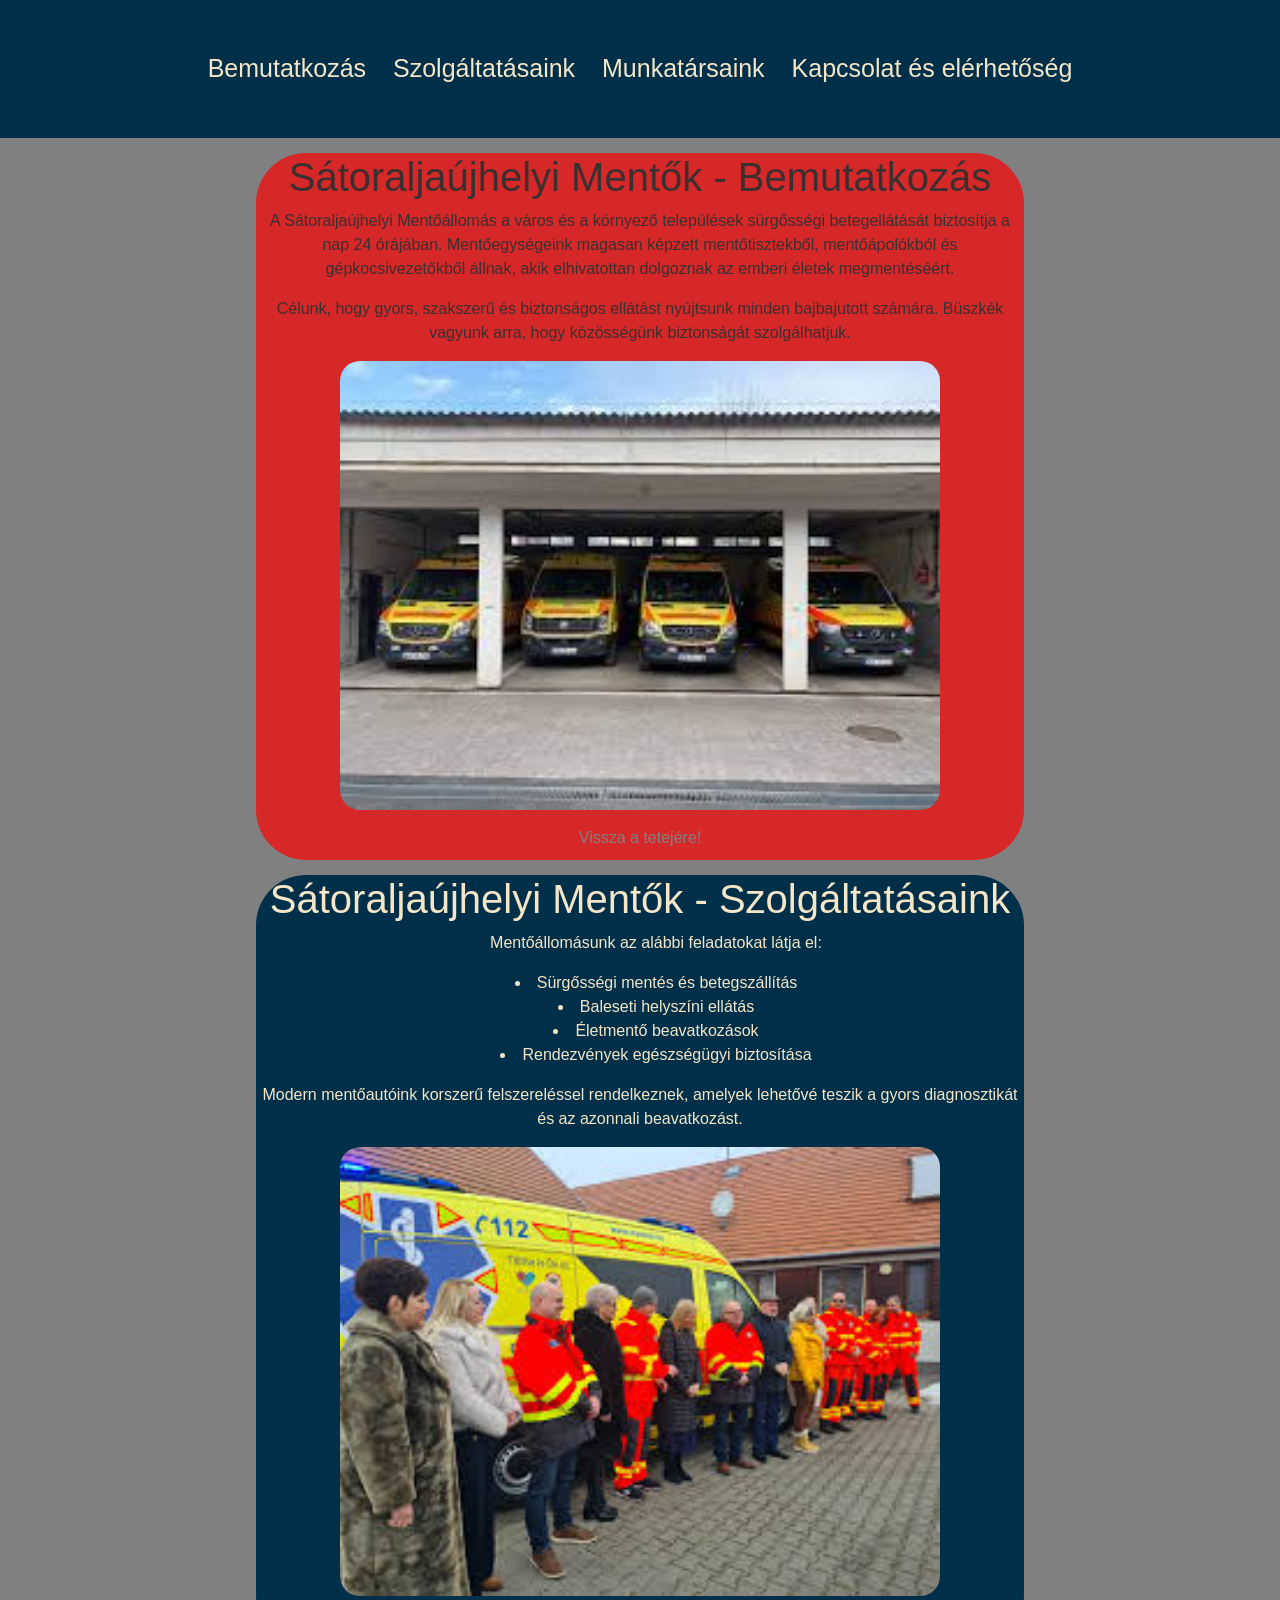
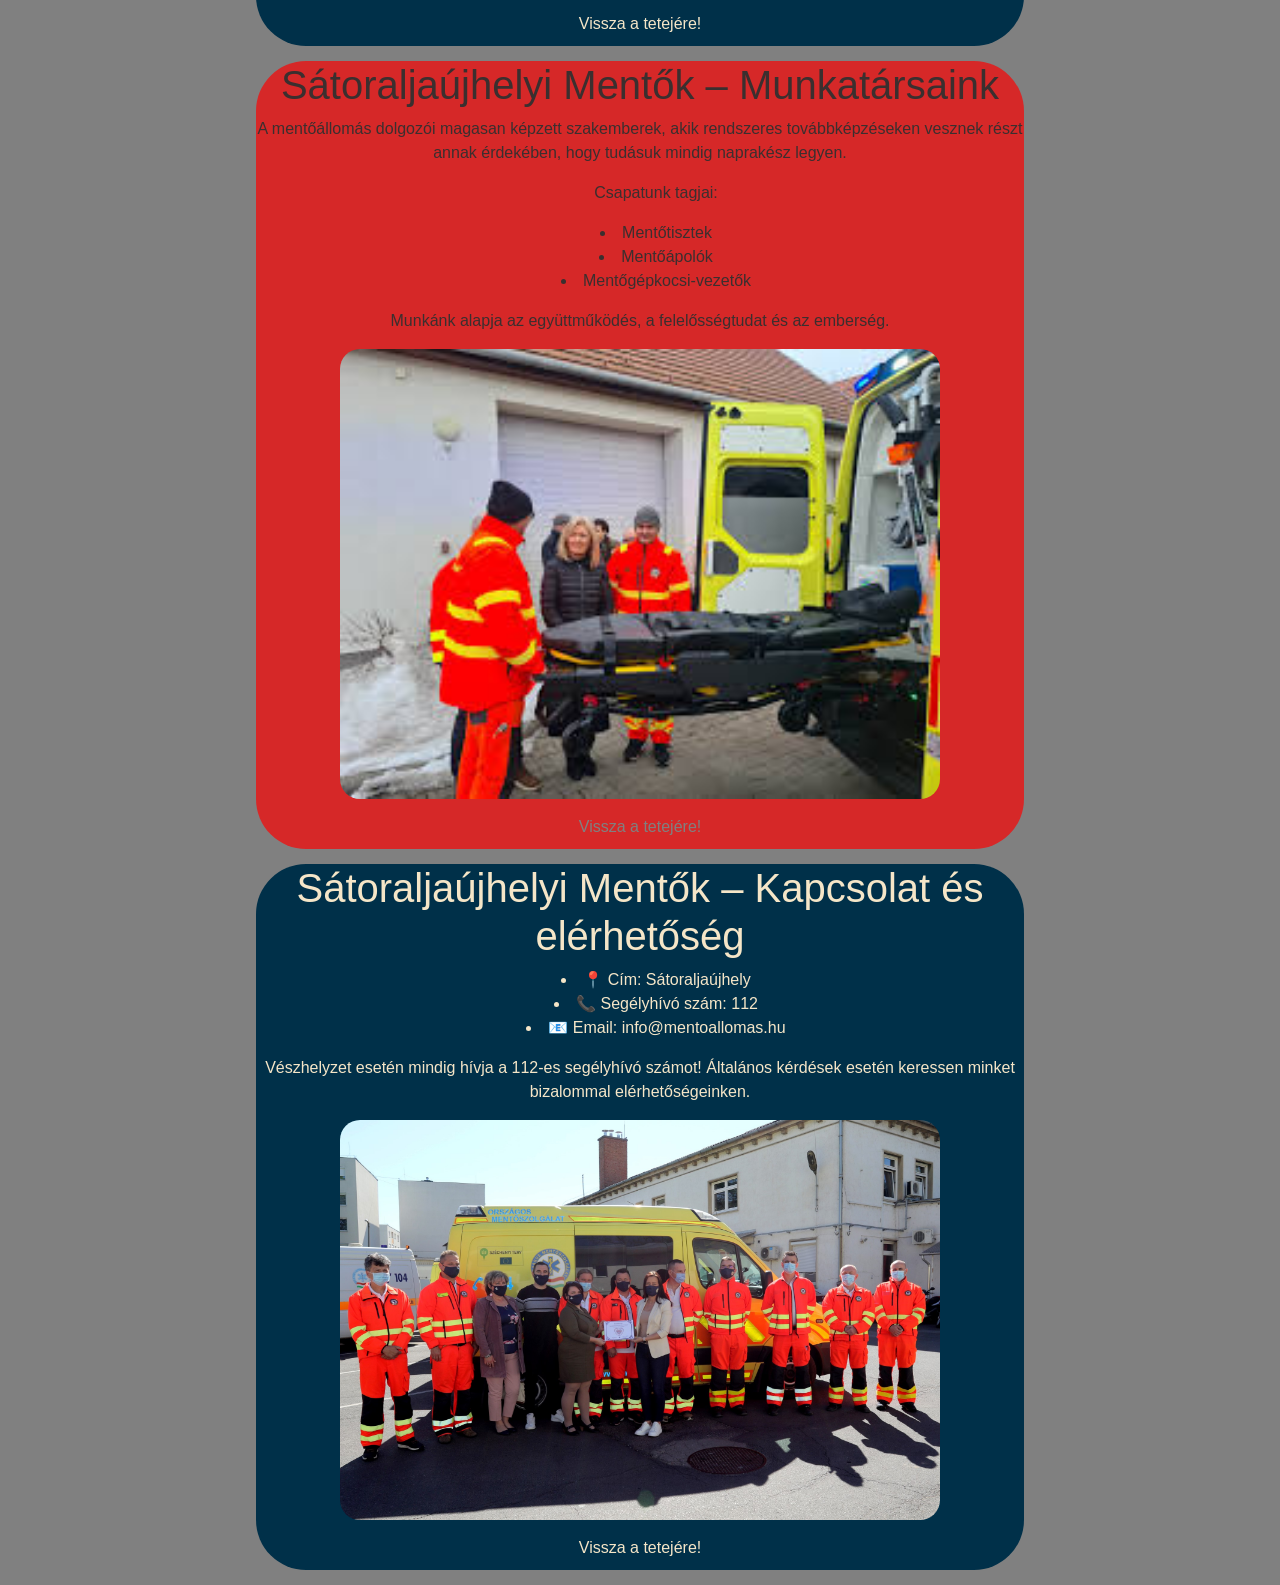
<file: 03.02/index.html>
<!DOCTYPE html>
<html lang="hu">
<head>
    <meta charset="UTF-8">
    <meta name="author" content="IGB">
    <meta name="viewport" content="width=device-width, initial-scale=1.0">
    <title>Sátoraljaújhelyi mentősök</title>
    <link rel="stylesheet" href="style.css">
    <link rel="preconnect" href="https://fonts.googleapis.com">
    <link rel="preconnect" href="https://fonts.gstatic.com" crossorigin>
    <link href="https://fonts.googleapis.com/css2?family=Rye&display=swap" rel="stylesheet">
    <link rel="shortcut icon" href="misc/icon.png" type="image/x-icon">
</head>
<body>
    <nav id="nav">
        <a href="index.html#bemutatkozas">Bemutatkozás</a>
        <a href="index.html#szolgaltatasaink">Szolgáltatásaink</a>
        <a href="index.html#munkatarsaink">Munkatársaink</a>
        <a href="index.html#kapcsolat">Kapcsolat és elérhetőség</a>
    </nav>
    <div class="feher" id="bemutatkozas">
        <h1>Sátoraljaújhelyi Mentők - Bemutatkozás</h1>
        <p>A Sátoraljaújhelyi Mentőállomás a város és a környező települések sürgősségi betegellátását biztosítja a nap 24 órájában. Mentőegységeink magasan képzett mentőtisztekből, mentőápolókból és gépkocsivezetőkből állnak, akik elhivatottan dolgoznak az emberi életek megmentéséért.</p>
        <p>Célunk, hogy gyors, szakszerű és biztonságos ellátást nyújtsunk minden bajbajutott számára. Büszkék vagyunk arra, hogy közösségünk biztonságát szolgálhatjuk.</p>
        <figure>
            <img src="misc/1.jfif" alt="Sátoraljaújhelyi mentőautók">
        </figure>
        <a href="index.html#nav">Vissza a tetejére!</a>
    </div>
    <div class="fekete" id="szolgaltatasaink">
        <h1>Sátoraljaújhelyi Mentők - Szolgáltatásaink</h1>
        <ul>
            <p>Mentőállomásunk az alábbi feladatokat látja el:</p>
            <li>Sürgősségi mentés és betegszállítás</li>
            <li>Baleseti helyszíni ellátás</li>
            <li>Életmentő beavatkozások</li>
            <li>Rendezvények egészségügyi biztosítása</li>
        </ul>
        <p>Modern mentőautóink korszerű felszereléssel rendelkeznek, amelyek lehetővé teszik a gyors diagnosztikát és az azonnali beavatkozást.</p>
        <figure>
            <img src="misc/2.jfif" alt="Sátoraljaújhelyi mentősök rendezvényen">
        </figure>
        <a href="index.html#nav">Vissza a tetejére!</a>
    </div>
    <div class="feher" id="munkatarsaink">
        <h1>Sátoraljaújhelyi Mentők – Munkatársaink</h1>
        <p>A mentőállomás dolgozói magasan képzett szakemberek, akik rendszeres továbbképzéseken vesznek részt annak érdekében, hogy tudásuk mindig naprakész legyen.</p>
        <ul>
            <p>Csapatunk tagjai:</p>
            <li>Mentőtisztek</li>
            <li>Mentőápolók</li>
            <li>Mentőgépkocsi-vezetők</li>
        </ul>
        <p>Munkánk alapja az együttműködés, a felelősségtudat és az emberség.</p>
        <figure>
            <img src="misc/3.jfif" alt="Sátoraljaújhelyi mentősök bemutatókoznak">
        </figure>
        <a href="index.html#nav">Vissza a tetejére!</a>
    </div>
    <div class="fekete" id="kapcsolat">
        <h1>Sátoraljaújhelyi Mentők – Kapcsolat és elérhetőség</h1>
        <ul>
            <li>📍 Cím: Sátoraljaújhely</li>
            <li>📞 Segélyhívó szám: 112</li>
            <li>📧 Email: info@mentoallomas.hu</li>
        </ul>
        <p>Vészhelyzet esetén mindig hívja a 112-es segélyhívó számot!
        Általános kérdések esetén keressen minket bizalommal elérhetőségeinken.</p>
        <figure>
            <img src="misc/4.jpg" alt="Sátoraljaújhelyi mentősök">
        </figure>
        <a href="index.html#nav">Vissza a tetejére!</a>
    </div>
<script src="https://cdn.jsdelivr.net/npm/bootstrap@5.3.8/dist/js/bootstrap.bundle.min.js" integrity="sha384-FKyoEForCGlyvwx9Hj09JcYn3nv7wiPVlz7YYwJrWVcXK/BmnVDxM+D2scQbITxI" crossorigin="anonymous"></script>
</body>
</html>
</file>
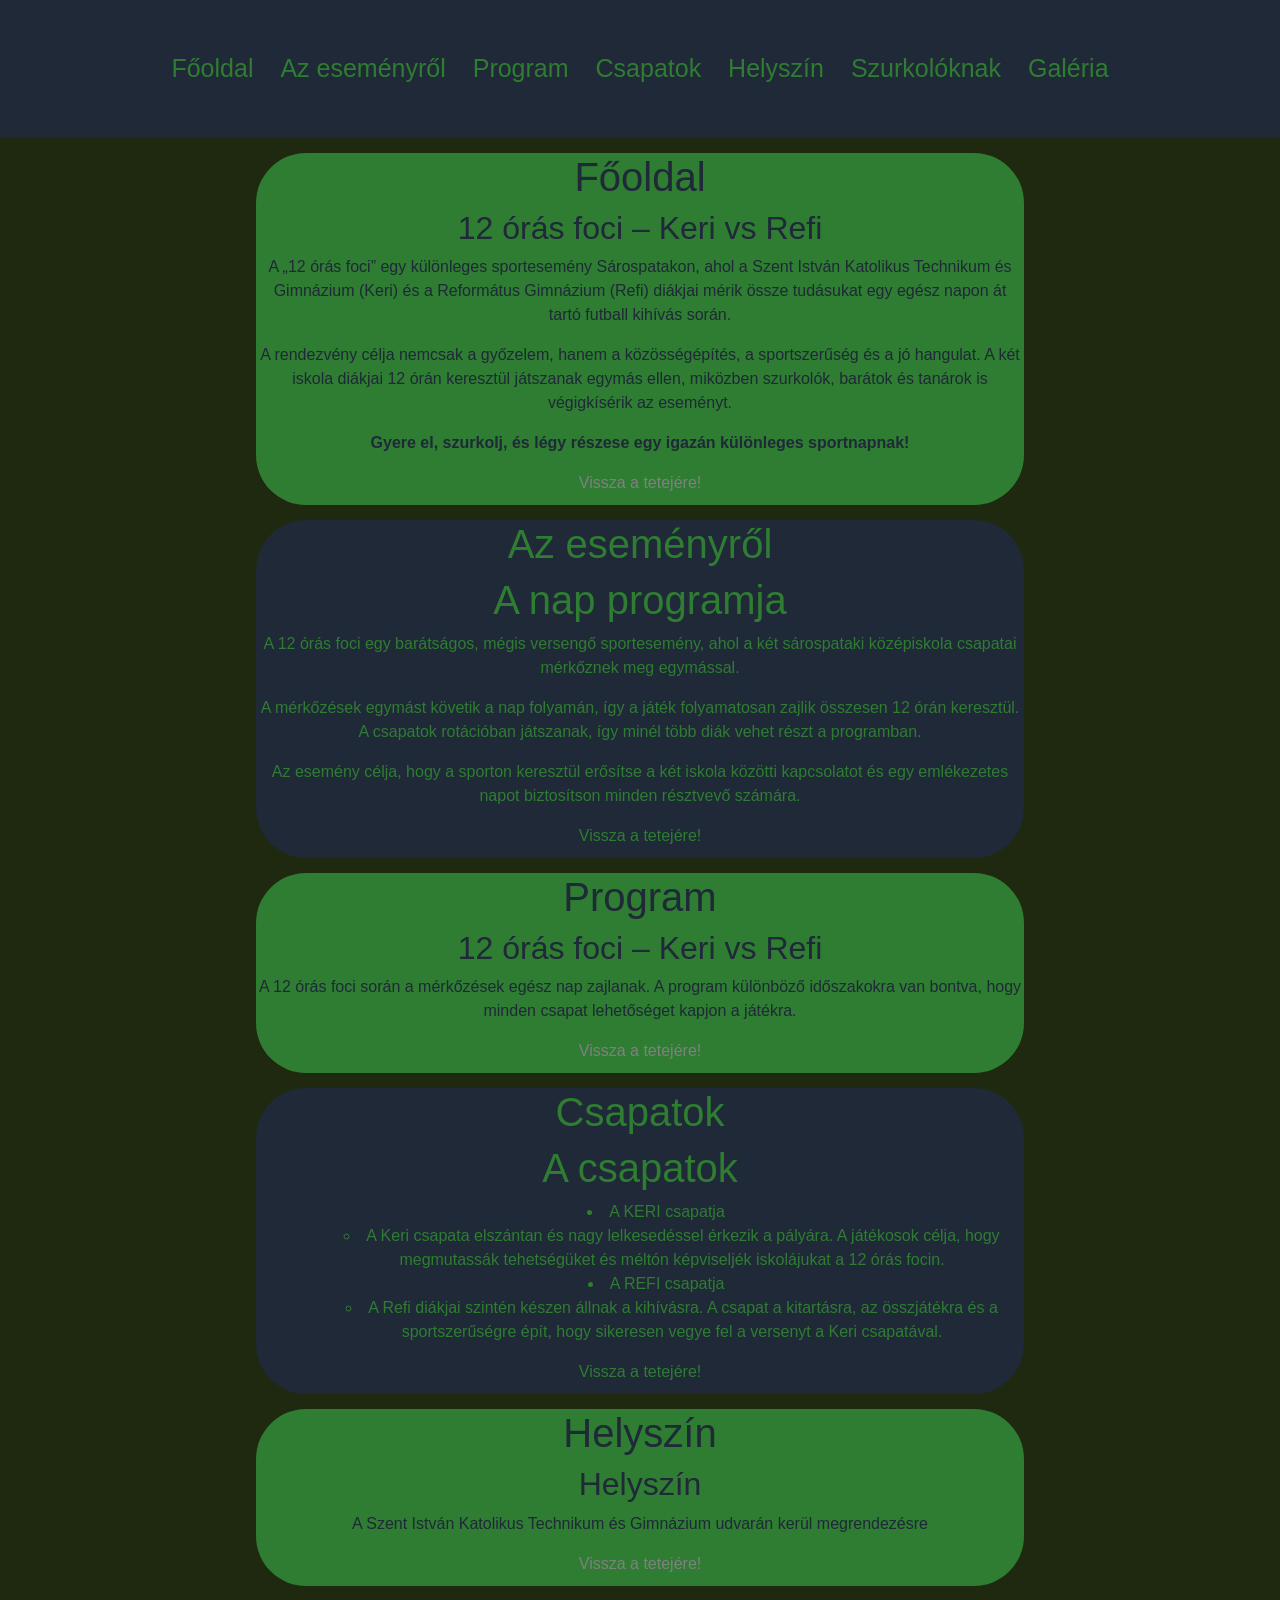
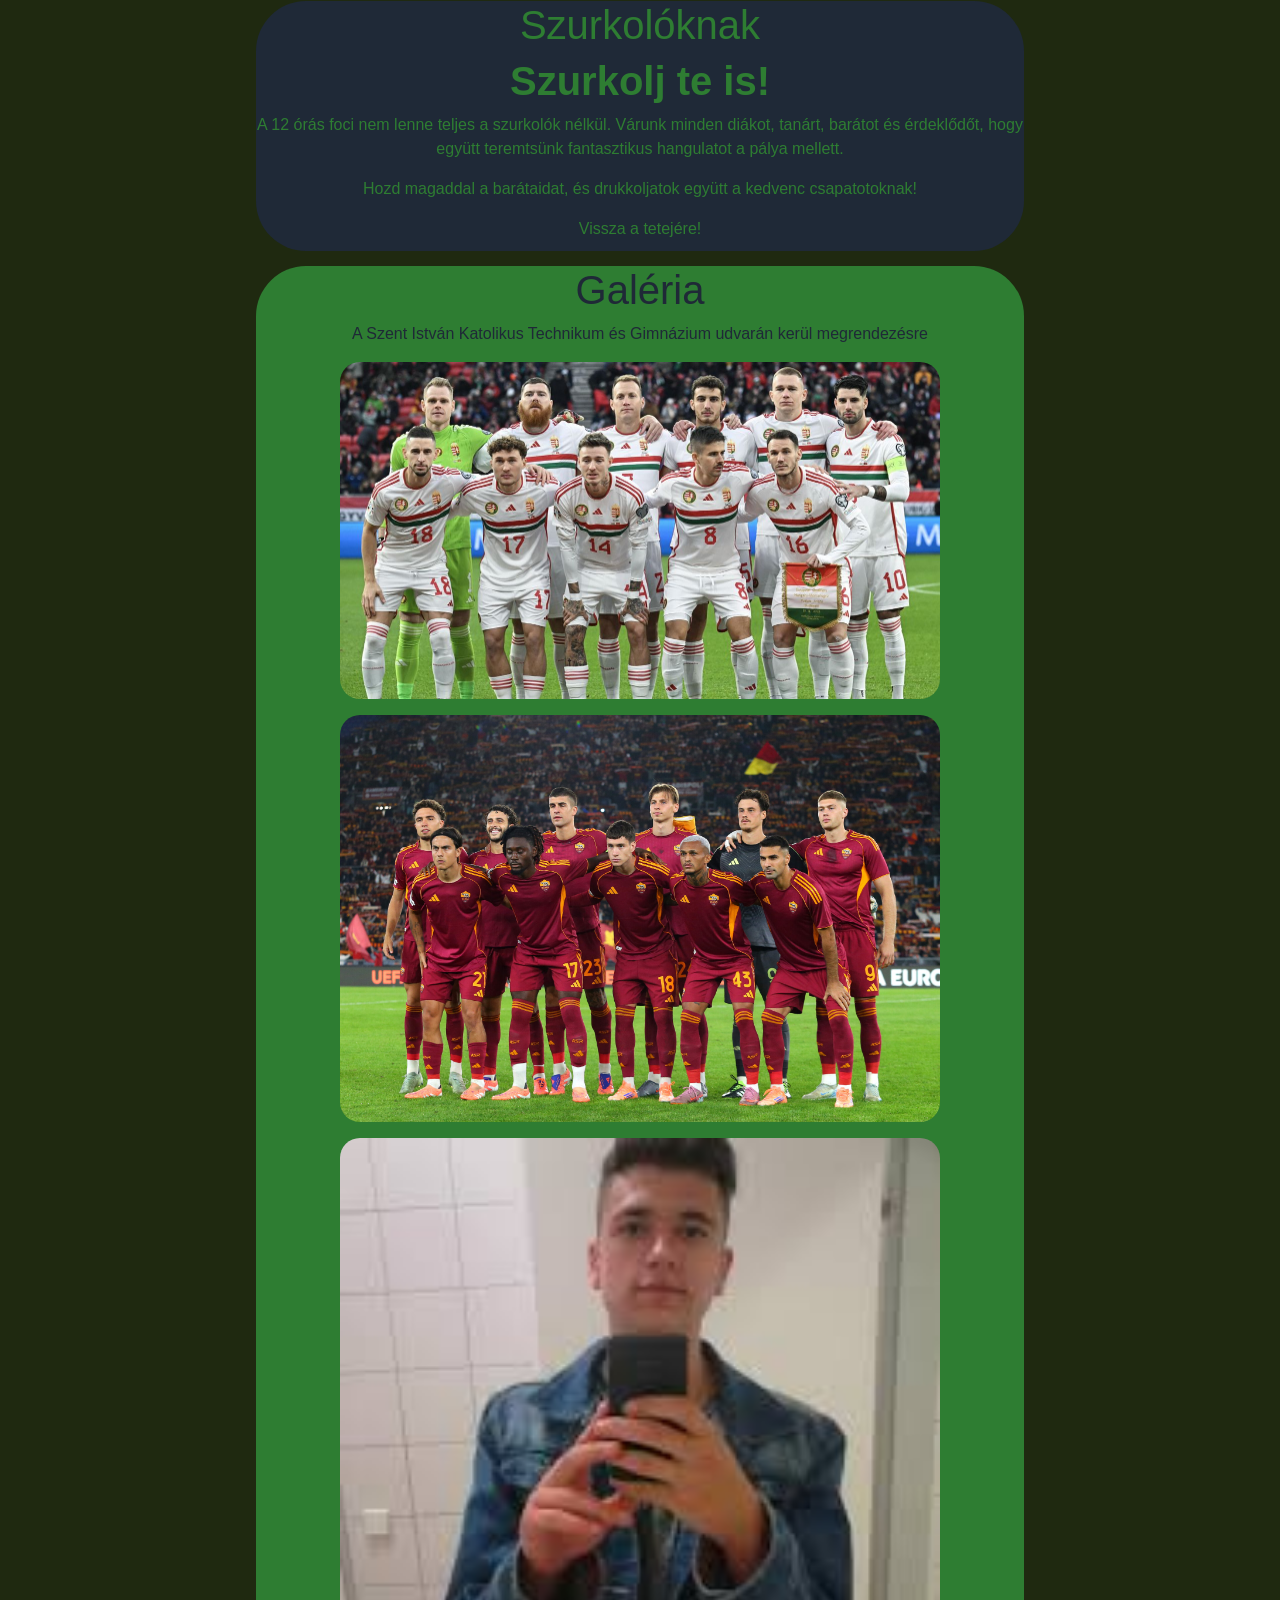
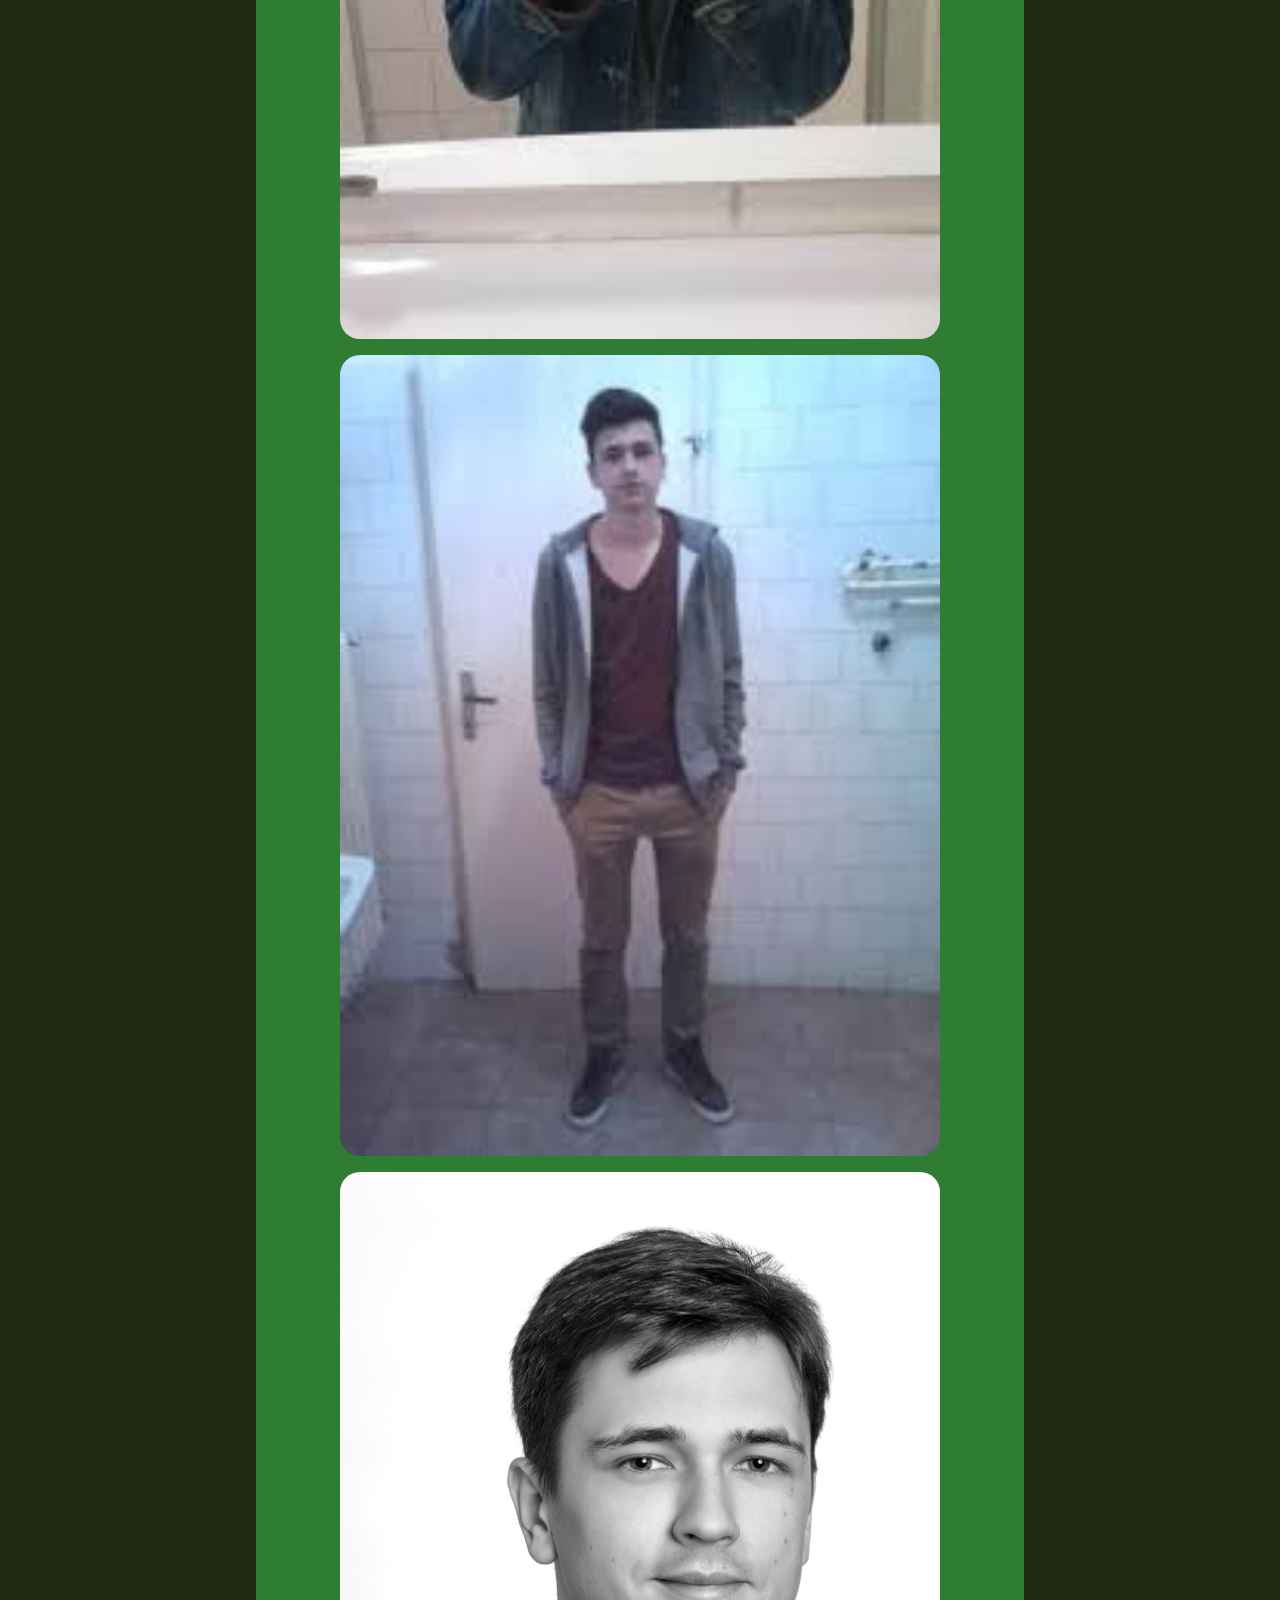
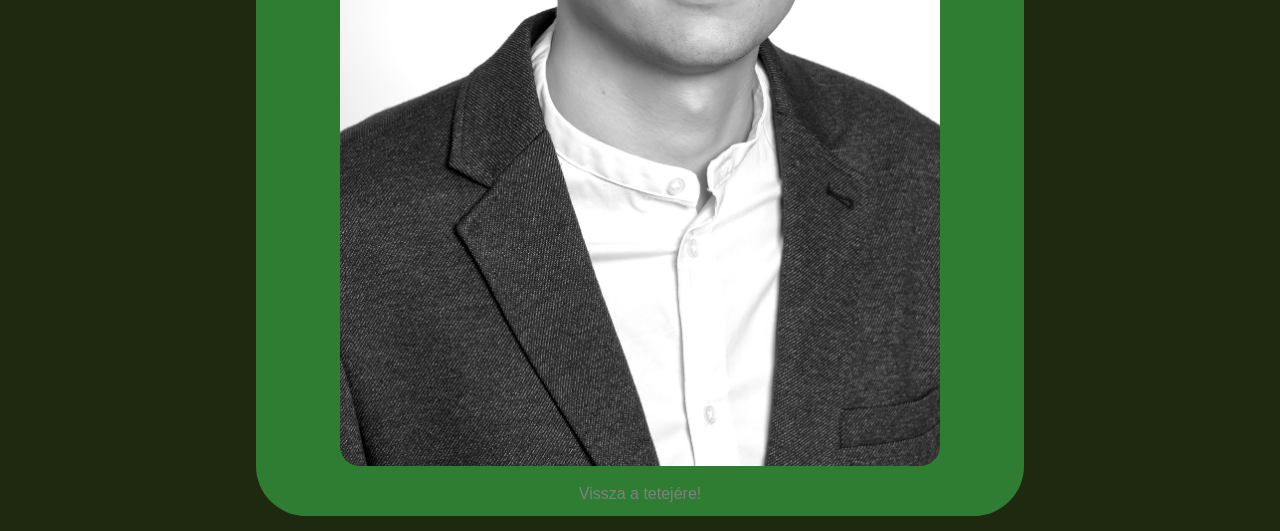
<file: 03.09/index.html>
<!DOCTYPE html>
<html lang="hu">
<head>
    <meta charset="UTF-8">
    <meta name="author" content="IGB">
    <meta name="viewport" content="width=device-width, initial-scale=1.0">
    <title>12 órás foci</title>
    <link rel="stylesheet" href="style.css">
    <link rel="preconnect" href="https://fonts.googleapis.com">
    <link rel="preconnect" href="https://fonts.gstatic.com" crossorigin>
    <link href="https://fonts.googleapis.com/css2?family=Rye&display=swap" rel="stylesheet">
    <link rel="shortcut icon" href="misc/icon.webp" type="image/x-icon">
</head>
<body>
    <nav id="nav">
        <a href="index.html#fooldal">Főoldal</a>
        <a href="index.html#azesemenyrol">Az eseményről</a>
        <a href="index.html#program">Program</a>
        <a href="index.html#csapatok">Csapatok</a>
        <a href="index.html#helyszin">Helyszín</a>
        <a href="index.html#szurkoloknak">Szurkolóknak</a>
        <a href="index.html#galeria">Galéria</a>
    </nav>
    <div class="feher" id="fooldal">
        <h1>Főoldal</h1>
        <h2>12 órás foci – Keri vs Refi</h2>
        <p>A „12 órás foci” egy különleges sportesemény Sárospatakon, ahol a Szent István Katolikus Technikum és Gimnázium (Keri) és a Református Gimnázium (Refi) diákjai mérik össze tudásukat egy egész napon át tartó futball kihívás során.</p>
        <p>A rendezvény célja nemcsak a győzelem, hanem a közösségépítés, a sportszerűség és a jó hangulat. A két iskola diákjai 12 órán keresztül játszanak egymás ellen, miközben szurkolók, barátok és tanárok is végigkísérik az eseményt.</p>
        <p><strong>Gyere el, szurkolj, és légy részese egy igazán különleges sportnapnak!</strong></p>
        <a href="index.html#nav">Vissza a tetejére!</a>
    </div>
    <div class="fekete" id="azesemenyrol">
        <h1>Az eseményről</h1>
        <h1>A nap programja</h1>
        <p>A 12 órás foci egy barátságos, mégis versengő sportesemény, ahol a két sárospataki középiskola csapatai mérkőznek meg egymással.</p>
        <p>A mérkőzések egymást követik a nap folyamán, így a játék folyamatosan zajlik összesen 12 órán keresztül. A csapatok rotációban játszanak, így minél több diák vehet részt a programban.</p>
        <p>Az esemény célja, hogy a sporton keresztül erősítse a két iskola közötti kapcsolatot és egy emlékezetes napot biztosítson minden résztvevő számára.</p>
        <a href="index.html#nav">Vissza a tetejére!</a>
    </div>
    <div class="feher" id="program">
        <h1>Program</h1>
        <h2>12 órás foci – Keri vs Refi</h2>
        <p>A 12 órás foci során a mérkőzések egész nap zajlanak. A program különböző időszakokra van bontva, hogy minden csapat lehetőséget kapjon a játékra.</p>
        <a href="index.html#nav">Vissza a tetejére!</a>
    </div>
    <div class="fekete" id="csapatok">
        <h1>Csapatok</h1>
        <h1>A csapatok</h1>
        <ul>
            <li>A KERI csapatja
                <ul>
                    <li>A Keri csapata elszántan és nagy lelkesedéssel érkezik a pályára. A játékosok célja, hogy megmutassák tehetségüket és méltón képviseljék iskolájukat a 12 órás focin.</li>
                </ul>
            </li>
            <li>A REFI csapatja
                <ul>
                    <li>A Refi diákjai szintén készen állnak a kihívásra. A csapat a kitartásra, az összjátékra és a sportszerűségre épít, hogy sikeresen vegye fel a versenyt a Keri csapatával.</li>
                </ul>
            </li>
        </ul>
        <a href="index.html#nav">Vissza a tetejére!</a>
    </div>
    <div class="feher" id="helyszin">
        <h1>Helyszín</h1>
        <h2>Helyszín</h2>
        <p>A Szent István Katolikus Technikum és Gimnázium udvarán kerül megrendezésre</p>
        <a href="index.html#nav">Vissza a tetejére!</a>
    </div>
    <div class="fekete" id="szurkoloknak">
        <h1>Szurkolóknak</h1>
        <h1><strong>Szurkolj te is!</strong></h1>
        <p>A 12 órás foci nem lenne teljes a szurkolók nélkül. Várunk minden diákot, tanárt, barátot és érdeklődőt, hogy együtt teremtsünk fantasztikus hangulatot a pálya mellett.</p>
        <p>Hozd magaddal a barátaidat, és drukkoljatok együtt a kedvenc csapatotoknak!</p>
        <a href="index.html#nav">Vissza a tetejére!</a>
    </div>
    <div class="feher" id="galeria">
        <h1>Galéria</h1>
        <p>A Szent István Katolikus Technikum és Gimnázium udvarán kerül megrendezésre</p>
        <figure><img src="misc/1.jpg" alt="Bánya munkások"></figure>
        <figure><img src="misc/2.jpg" alt="AS ROMA"></figure>
        <figure><img src="misc/3.jfif" alt="Hátvéd"></figure>
        <figure><img src="misc/4.jfif" alt="Hátvéd 2"></figure>
        <figure><img src="misc/5.jpg" alt="Hátvéd 3"></figure>
        <a href="index.html#nav">Vissza a tetejére!</a>
    </div>
<script src="https://cdn.jsdelivr.net/npm/bootstrap@5.3.8/dist/js/bootstrap.bundle.min.js" integrity="sha384-FKyoEForCGlyvwx9Hj09JcYn3nv7wiPVlz7YYwJrWVcXK/BmnVDxM+D2scQbITxI" crossorigin="anonymous"></script>
</body>
</html>
</file>
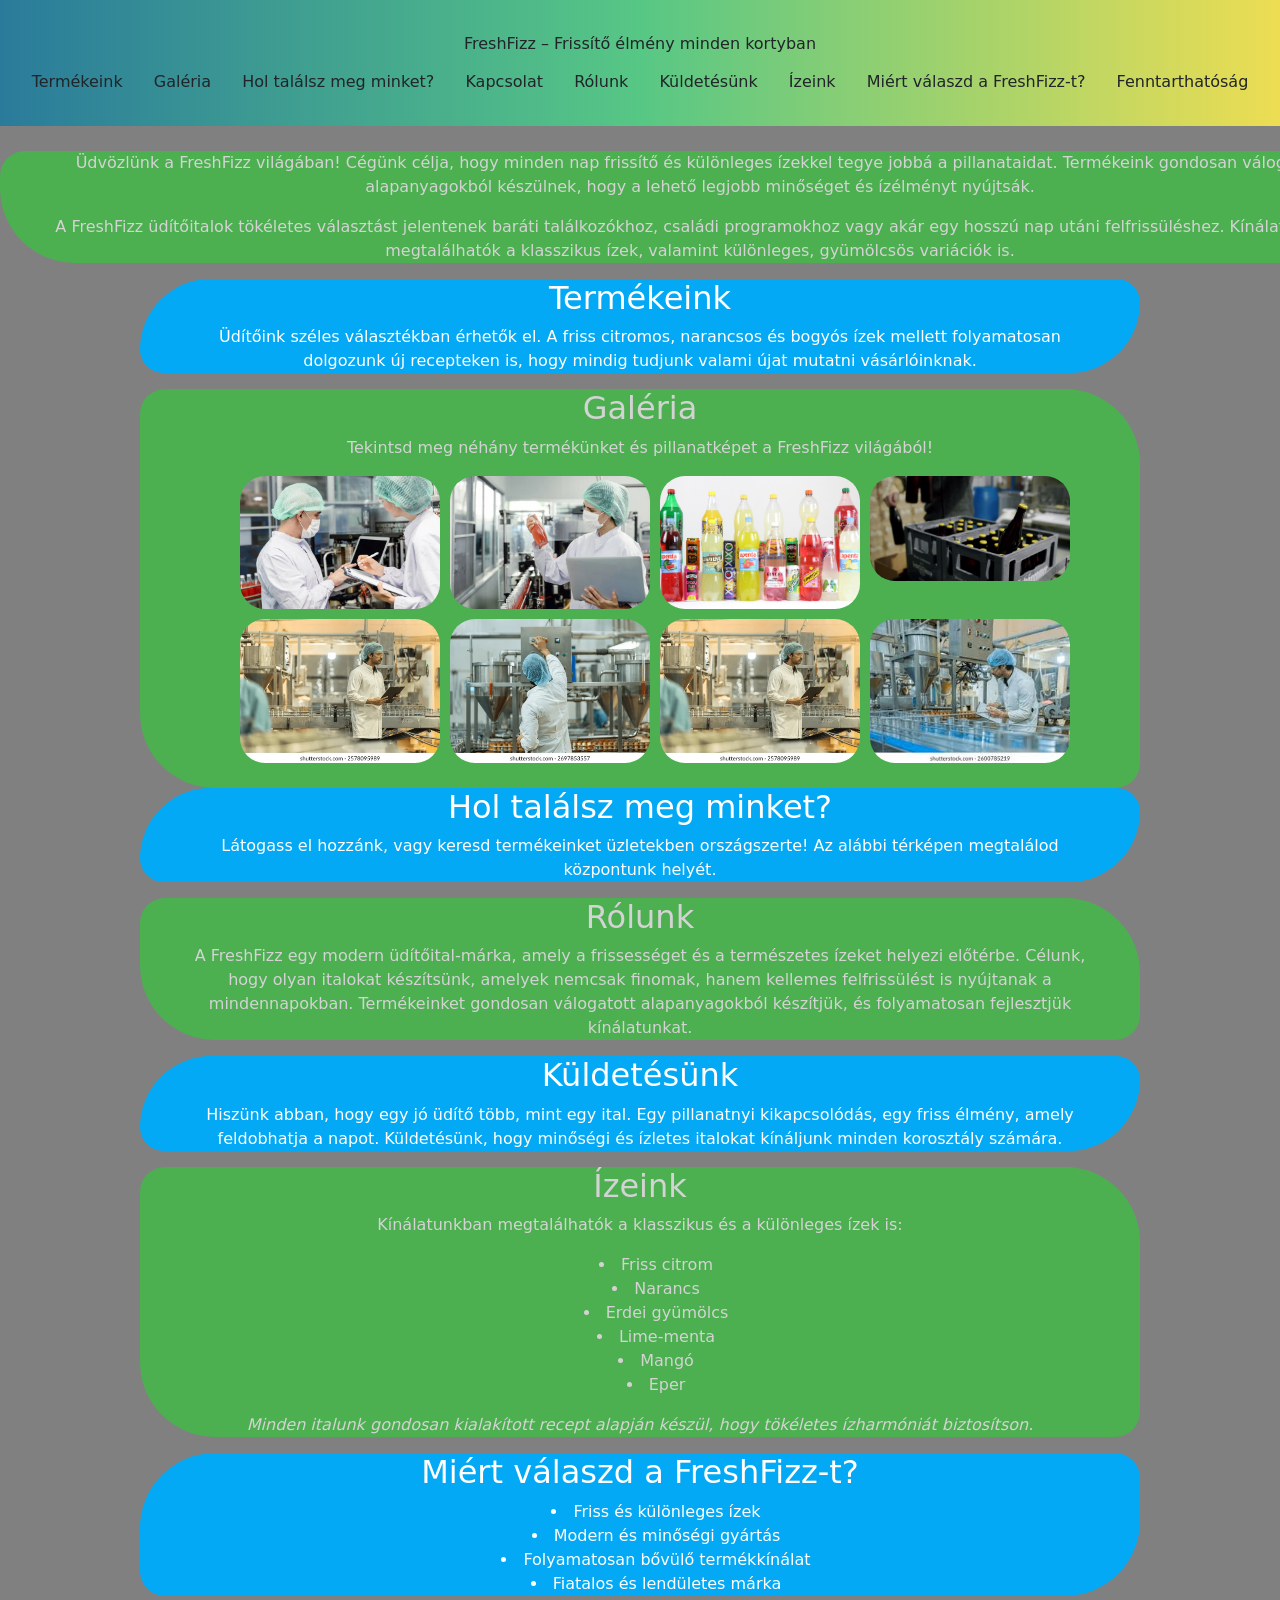
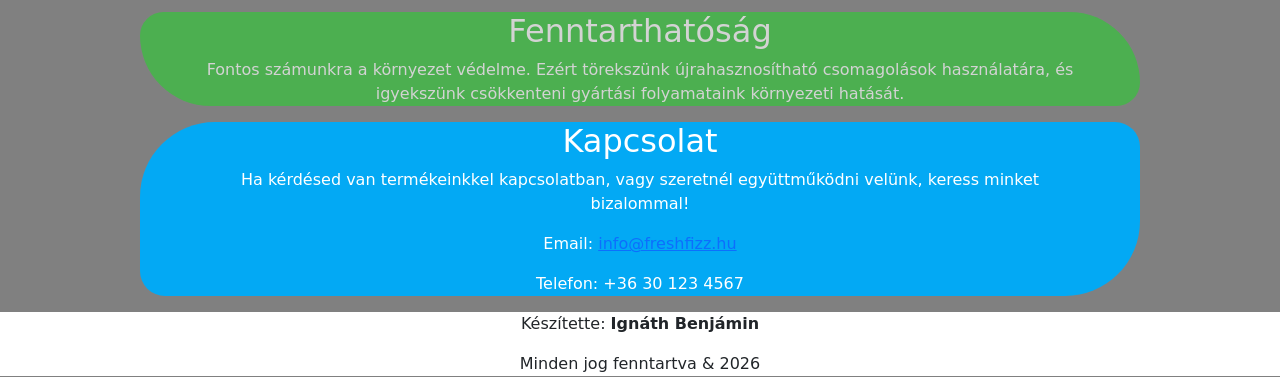
<file: 03.10/index.html>
<!DOCTYPE html>
<html lang="en">
<head>
    <meta charset="UTF-8">
    <meta name="viewport" content="width=device-width, initial-scale=1.0">
    <title>Document</title>
    <link rel="stylesheet" href="style.css">
</head>
<body>
    <nav id="oldalteteje">
        <header><a href="" class="btn">FreshFizz – Frissítő élmény minden kortyban</a></header>
        <a href="index.html#termekeink" class="btn">Termékeink</a>
        <a href="index.html#galeria" class="btn">Galéria</a>
        <a href="index.html" class="btn">Hol találsz meg minket?</a>
        <a href="index.html" class="btn">Kapcsolat</a>
        <a href="index.html" class="btn">Rólunk</a>
        <a href="index.html" class="btn">Küldetésünk</a>
        <a href="index.html" class="btn">Ízeink</a>
        <a href="index.html" class="btn">Miért válaszd a FreshFizz-t?</a>
        <a href="index.html#fenntarthatosag" class="btn">Fenntarthatóság</a>
    </nav>
    <main class="szin1">
        <p>Üdvözlünk a FreshFizz világában! Cégünk célja, hogy minden nap frissítő és különleges ízekkel tegye jobbá a pillanataidat. Termékeink gondosan válogatott alapanyagokból készülnek, hogy a lehető legjobb minőséget és ízélményt nyújtsák.</p>
        <p>A FreshFizz üdítőitalok tökéletes választást jelentenek baráti találkozókhoz, családi programokhoz vagy akár egy hosszú nap utáni felfrissüléshez. Kínálatunkban megtalálhatók a klasszikus ízek, valamint különleges, gyümölcsös variációk is.</p>
    </main>
    <div class="szin2" id="termekeink">
        <h2>Termékeink</h2>
        <p>Üdítőink széles választékban érhetők el. A friss citromos, narancsos és bogyós ízek mellett folyamatosan dolgozunk új recepteken is, hogy mindig tudjunk valami újat mutatni vásárlóinknak.</p>
    </div>
    <div class="szin1" id="galeria">
        <h2>Galéria</h2>
        <p>Tekintsd meg néhány termékünket és pillanatképet a FreshFizz világából!</p>
        <div class="galeria">
            <img src="misc/1.jpg" alt="">
            <img src="misc/2.jpg" alt="">
            <img src="misc/3.webp" alt="">
            <img src="misc/4.jfif" alt="">
            <img src="misc/5.webp" alt="">
            <img src="misc/6.webp" alt="">
            <img src="misc/7.webp" alt="">
            <img src="misc/8.jfif" alt="">
        </div>
    </div>
    <div class="szin2" id="hol_talalsz_meg_minket">
        <h2>Hol találsz meg minket?</h2>
        <p>Látogass el hozzánk, vagy keresd termékeinket üzletekben országszerte! Az alábbi térképen megtalálod központunk helyét.</p>
    </div>
    <div class="szin1" id="rolunk">
        <h2>Rólunk</h2>
        <p>A FreshFizz egy modern üdítőital-márka, amely a frissességet és a természetes ízeket helyezi előtérbe. Célunk, hogy olyan italokat készítsünk, amelyek nemcsak finomak, hanem kellemes felfrissülést is nyújtanak a mindennapokban. Termékeinket gondosan válogatott alapanyagokból készítjük, és folyamatosan fejlesztjük kínálatunkat.</p>
    </div>
    <div class="szin2" id="kuldetesunk">
        <h2>Küldetésünk</h2>
        <p>Hiszünk abban, hogy egy jó üdítő több, mint egy ital. Egy pillanatnyi kikapcsolódás, egy friss élmény, amely feldobhatja a napot. Küldetésünk, hogy minőségi és ízletes italokat kínáljunk minden korosztály számára.</p>
    </div>
    <div class="szin1" id="izeink">
        <h2>Ízeink</h2>
        <p>Kínálatunkban megtalálhatók a klasszikus és a különleges ízek is:
            <ul>
                <li>Friss citrom</li>
                <li>Narancs</li>
                <li>Erdei gyümölcs</li>
                <li>Lime-menta</li>
                <li>Mangó</li>
                <li>Eper</li>
            </ul>
        </p>
        <p><i>Minden italunk gondosan kialakított recept alapján készül, hogy tökéletes ízharmóniát biztosítson.</i></p>
    </div>
    <div class="szin2" id="miert_valaszd">
        <h2>Miért válaszd a FreshFizz-t?</h2>
        <ul>
            <li>Friss és különleges ízek</li>
            <li>Modern és minőségi gyártás</li>
            <li>Folyamatosan bővülő termékkínálat</li>
            <li>Fiatalos és lendületes márka</li>
        </ul>
    </div>
    <div class="szin1" id="fenntarthatosag">
        <h2>Fenntarthatóság</h2>
        <p>Fontos számunkra a környezet védelme. Ezért törekszünk újrahasznosítható csomagolások használatára, és igyekszünk csökkenteni gyártási folyamataink környezeti hatását.</p>
    </div>
    <div class="szin2" id="kapcsolat">
        <h2>Kapcsolat</h2>
        <p>Ha kérdésed van termékeinkkel kapcsolatban, vagy szeretnél együttműködni velünk, keress minket bizalommal!</p>
        <p>Email: <a href="mailto:info@freshrizz.hu">info@freshfizz.hu</a></p>
        <p>Telefon: +36 30 123 4567</p>
    </div>
    <footer class="footer">
        <p>Készítette: <strong>Ignáth Benjámin</strong></p>
        <p>Minden jog fenntartva & 2026</p>
    </footer>
</body>
<script src="https://cdn.jsdelivr.net/npm/bootstrap@5.3.8/dist/js/bootstrap.bundle.min.js" integrity="sha384-FKyoEForCGlyvwx9Hj09JcYn3nv7wiPVlz7YYwJrWVcXK/BmnVDxM+D2scQbITxI" crossorigin="anonymous"></script>
</html>
</file>
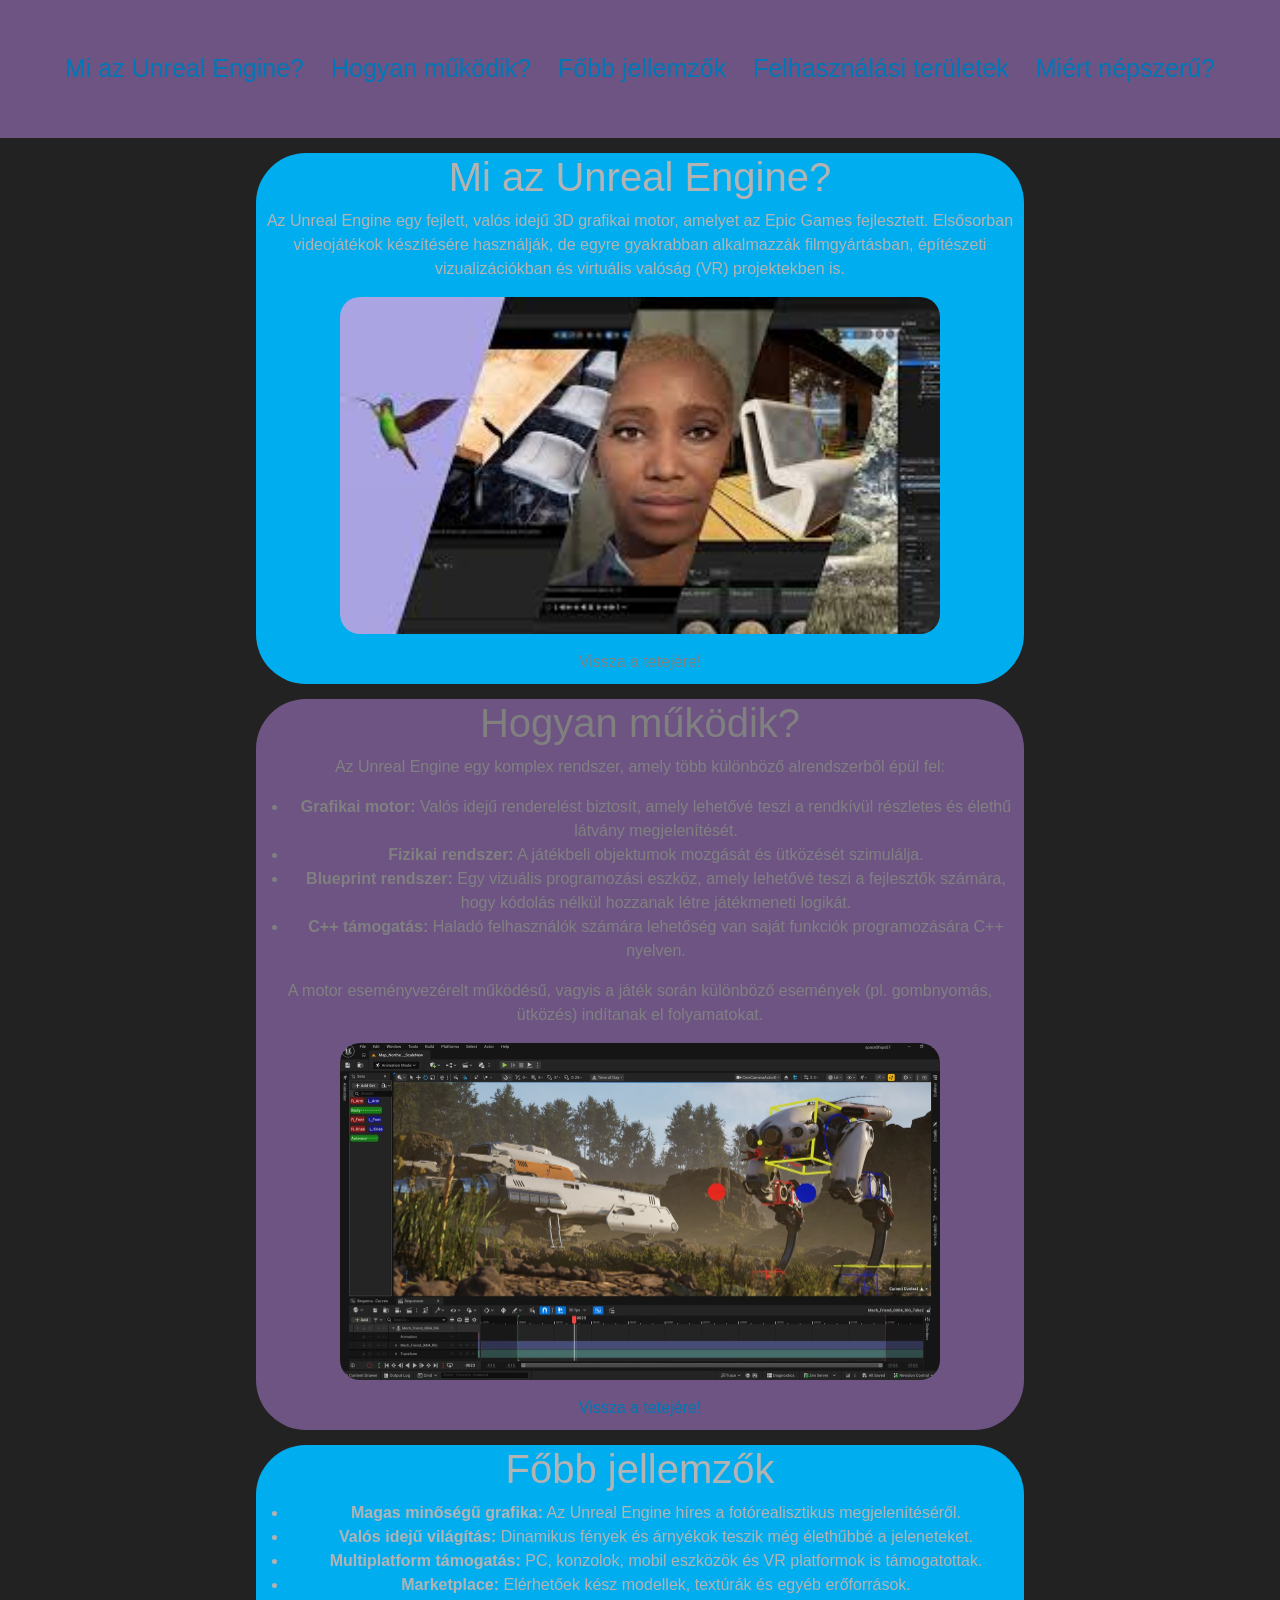
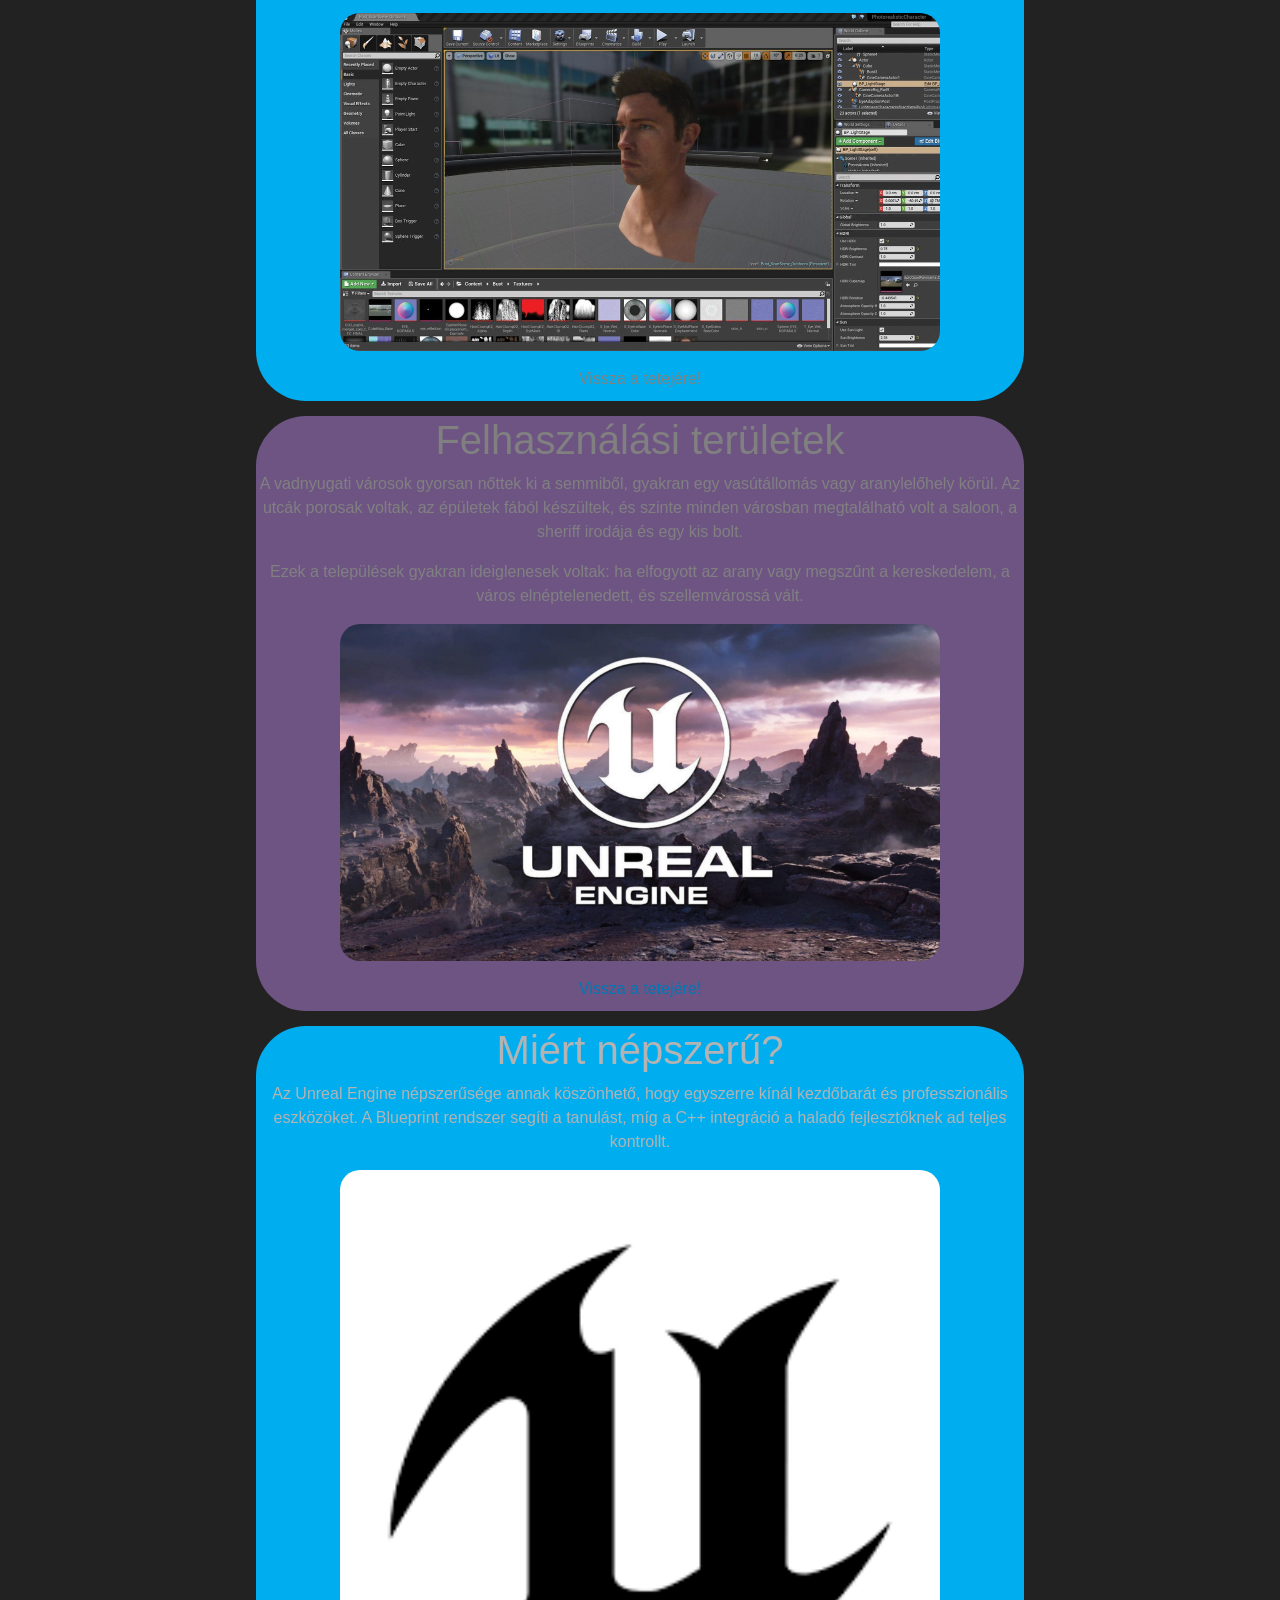
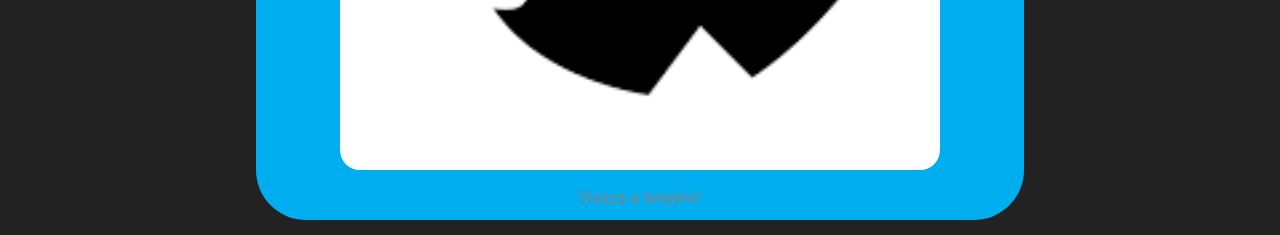
<file: 04.13_Web/index.html>
<!DOCTYPE html>
<html lang="hu">
<head>
    <meta charset="UTF-8">
    <meta name="author" content="IGB">
    <meta name="viewport" content="width=device-width, initial-scale=1.0">
    <title>Unreal Engine</title>
    <link rel="stylesheet" href="style.css">
    <link rel="preconnect" href="https://fonts.googleapis.com">
    <link rel="preconnect" href="https://fonts.gstatic.com" crossorigin>
    <link href="https://fonts.googleapis.com/css2?family=Rye&display=swap" rel="stylesheet">
    <link rel="shortcut icon" href="misc/icon.webp" type="image/x-icon">
</head>
<body>
    <nav id="nav">
        <a href="index.html#mi_az_unrealengine">Mi az Unreal Engine?</a>
        <a href="index.html#hogyanmukodik">Hogyan működik?</a>
        <a href="index.html#fobb_jellemzok">Főbb jellemzők</a>
        <a href="index.html#felhasznalasi_teruletek">Felhasználási területek</a>
        <a href="index.html#miert_nepszeru">Miért népszerű?</a>
    </nav>
    <div class="feher" id="mi_az_unrealengine">
        <h1>Mi az Unreal Engine?</h1>
        <p>Az Unreal Engine egy fejlett, valós idejű 3D grafikai motor, amelyet az Epic Games fejlesztett. Elsősorban videojátékok készítésére használják, de egyre gyakrabban alkalmazzák filmgyártásban, építészeti vizualizációkban és virtuális valóság (VR) projektekben is.</p>
        <figure> 
            <img src="misc/5.jpg">
        </figure>
        <a href="index.html#nav">Vissza a tetejére!</a>
    </div>
    <div class="fekete" id="hogyanmukodik">
        <h1>Hogyan működik?</h1>
        <p>Az Unreal Engine egy komplex rendszer, amely több különböző alrendszerből épül fel:</p>
        <ul>
            <li><strong>Grafikai motor:</strong> Valós idejű renderelést biztosít, amely lehetővé teszi a rendkívül részletes és élethű látvány megjelenítését.</li>
            <li><strong>Fizikai rendszer:</strong> A játékbeli objektumok mozgását és ütközését szimulálja.</li>
            <li><strong>Blueprint rendszer:</strong> Egy vizuális programozási eszköz, amely lehetővé teszi a fejlesztők számára, hogy kódolás nélkül hozzanak létre játékmeneti logikát.</li>
            <li><strong>C++ támogatás:</strong> Haladó felhasználók számára lehetőség van saját funkciók programozására C++ nyelven.</li>
        </ul>
        <p>A motor eseményvezérelt működésű, vagyis a játék során különböző események (pl. gombnyomás, ütközés) indítanak el folyamatokat.</p>
        <figure>
            <img src="misc/2.jpg">
        </figure>
        <a href="index.html#nav">Vissza a tetejére!</a>
    </div>
    <div class="feher" id="fobb_jellemzok">
        <h1>Főbb jellemzők</h1>
        <ul>
            <li><strong>Magas minőségű grafika:</strong> Az Unreal Engine híres a fotórealisztikus megjelenítéséről.</li>
            <li><strong>Valós idejű világítás:</strong> Dinamikus fények és árnyékok teszik még élethűbbé a jeleneteket.</li>
            <li><strong>Multiplatform támogatás:</strong> PC, konzolok, mobil eszközök és VR platformok is támogatottak.</li>
            <li><strong>Marketplace:</strong> Elérhetőek kész modellek, textúrák és egyéb erőforrások.</li>
        </ul>
        <figure>
            <img src="misc/3.jfif" alt="Vadnyugati város">
        </figure>
        <a href="index.html#nav">Vissza a tetejére!</a>
    </div>
    <div class="fekete" id="felhasznalasi_teruletek">
        <h1>Felhasználási területek</h1>
        <p>A vadnyugati városok gyorsan nőttek ki a semmiből, gyakran egy vasútállomás vagy aranylelőhely körül. Az utcák porosak voltak, az épületek fából készültek, és szinte minden városban megtalálható volt a saloon, a sheriff irodája és egy kis bolt.</p>
        <p>Ezek a települések gyakran ideiglenesek voltak: ha elfogyott az arany vagy megszűnt a kereskedelem, a város elnéptelenedett, és szellemvárossá vált.</p>
        <figure>
            <img src="misc/4.jpg">
        </figure>
        <a href="index.html#nav">Vissza a tetejére!</a>
    </div>
    <div class="feher" id="miert_nepszeru">
        <h1>Miért népszerű?</h1>
        <p>Az Unreal Engine népszerűsége annak köszönhető, hogy egyszerre kínál kezdőbarát és professzionális eszközöket. A Blueprint rendszer segíti a tanulást, míg a C++ integráció a haladó fejlesztőknek ad teljes kontrollt.</p>
        <figure>
            <img src="misc/1.jpg">
        </figure>
        <a href="index.html#nav">Vissza a tetejére!</a>
    </div>
<script src="https://cdn.jsdelivr.net/npm/bootstrap@5.3.8/dist/js/bootstrap.bundle.min.js" integrity="sha384-FKyoEForCGlyvwx9Hj09JcYn3nv7wiPVlz7YYwJrWVcXK/BmnVDxM+D2scQbITxI" crossorigin="anonymous"></script>
</body>
</html>
</file>
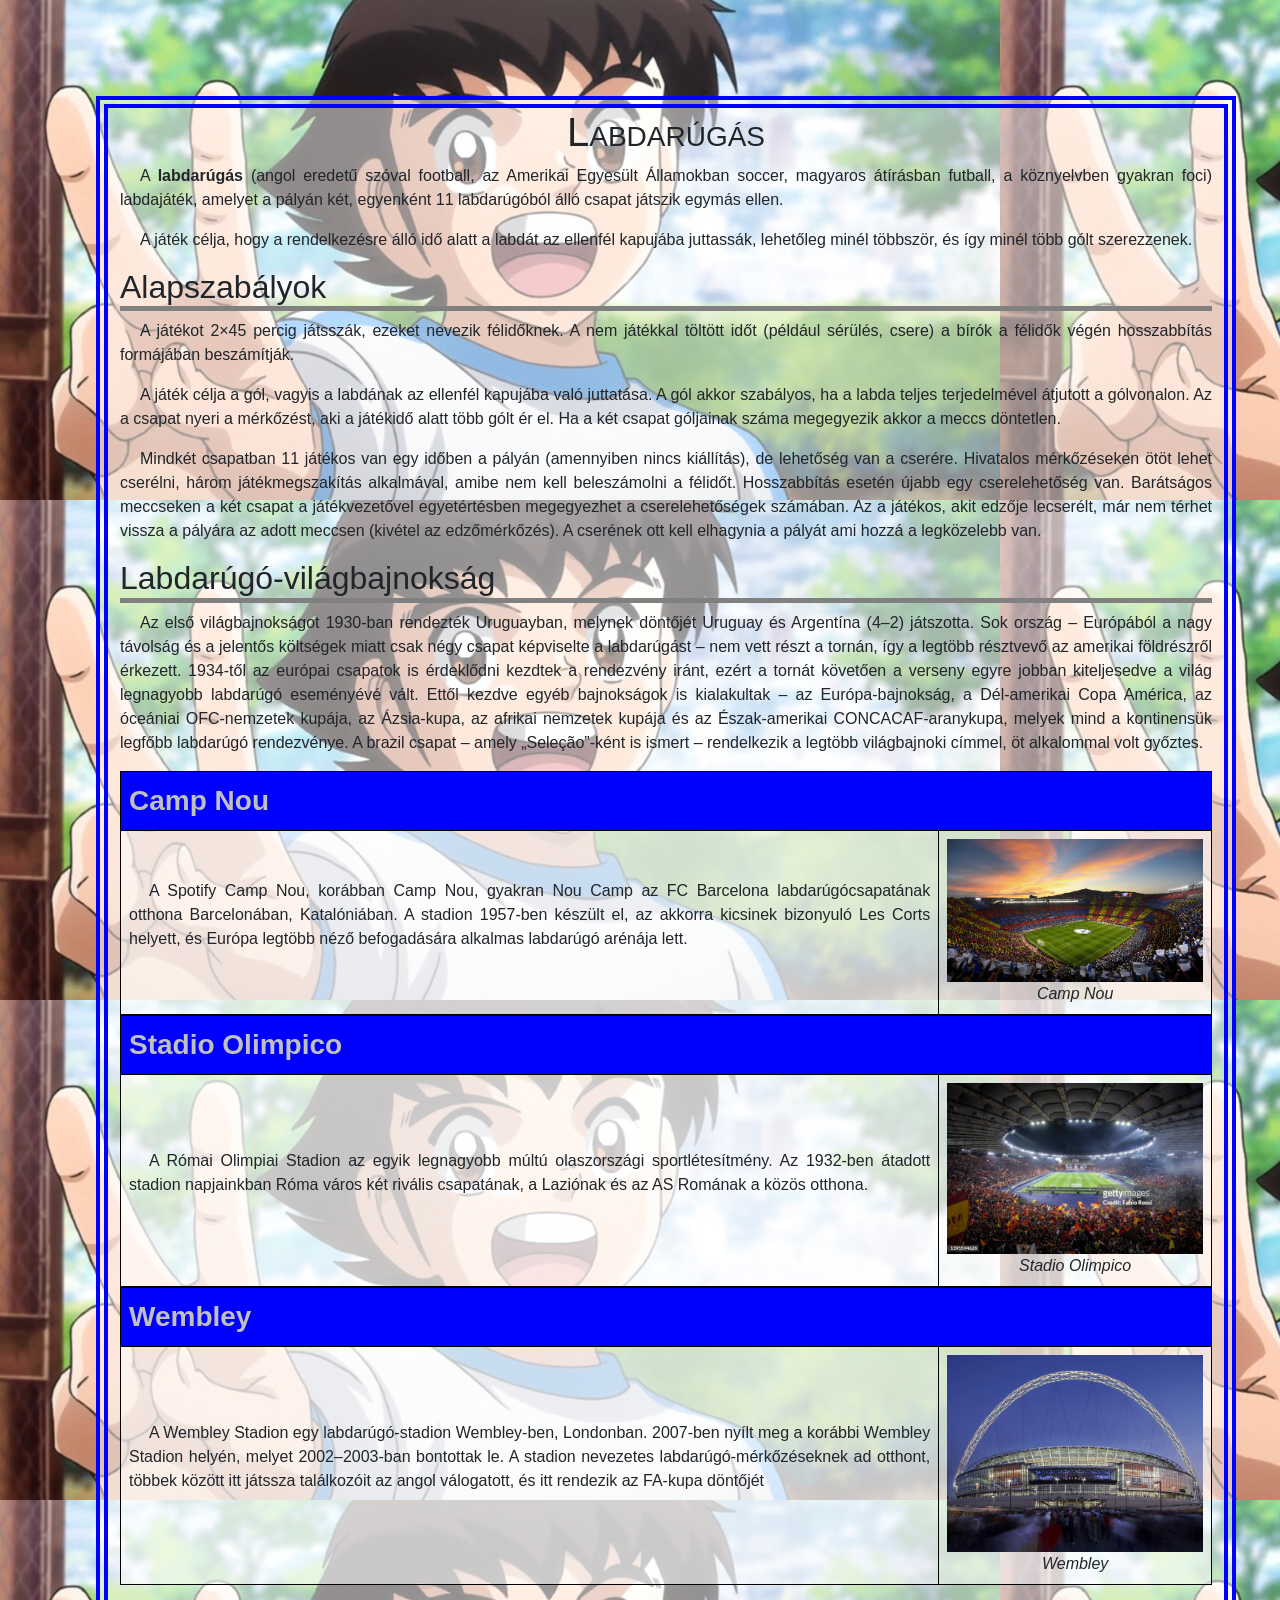
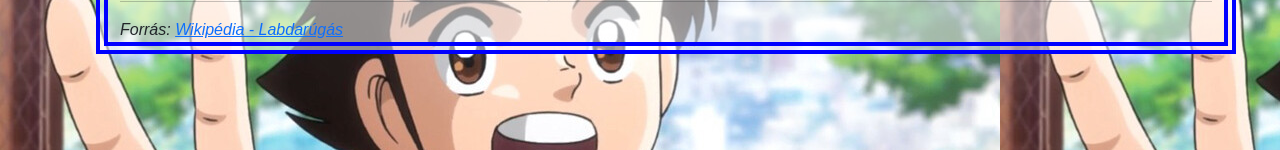
<file: 04.15/index.html>
<!DOCTYPE html>
<html lang="hu">
<head>
    <meta charset="UTF-8">
    <meta name="viewport" content="width=device-width, initial-scale=1.0">
    <meta name="author" content="Ignáth Benjámin 10.C">
    <link rel="stylesheet" href="bootstrap.min.css">
    <link rel="stylesheet" href="styles.css">
    <title>Labdarúgás</title>
</head>
<body>
    <div id="tartalom" class="container-xl">
        <header>
            <h1>Labdarúgás</h1>
            <p>A <strong>labdarúgás</strong> (angol eredetű szóval football, az Amerikai Egyesült Államokban soccer, magyaros átírásban futball, a köznyelvben gyakran foci) labdajáték, amelyet a pályán két, egyenként 11 labdarúgóból álló csapat játszik egymás ellen.</p> <p>A játék célja, hogy a rendelkezésre álló idő alatt a labdát az ellenfél kapujába juttassák, lehetőleg minél többször, és így minél több gólt szerezzenek.</p></header>
        <main>
            <section>
                <h2>Alapszabályok</h2>
                <p>A játékot 2×45 percig játsszák, ezeket nevezik félidőknek. A nem játékkal töltött időt (például sérülés, csere) a bírók a félidők végén hosszabbítás formájában beszámítják.</p>

            <p>A játék célja a gól, vagyis a labdának az ellenfél kapujába való juttatása. A gól akkor szabályos, ha a labda teljes terjedelmével átjutott a gólvonalon. Az a csapat nyeri a mérkőzést, aki a játékidő alatt több gólt ér el. Ha a két csapat góljainak száma megegyezik akkor a meccs döntetlen.</p>

            <p>Mindkét csapatban 11 játékos van egy időben a pályán (amennyiben nincs kiállítás), de lehetőség van a cserére. Hivatalos mérkőzéseken ötöt lehet cserélni, három játékmegszakítás alkalmával, amibe nem kell beleszámolni a félidőt. Hosszabbítás esetén újabb egy cserelehetőség van. Barátságos meccseken a két csapat a játékvezetővel egyetértésben megegyezhet a cserelehetőségek számában. Az a játékos, akit edzője lecserélt, már nem térhet vissza a pályára az adott meccsen (kivétel az edzőmérkőzés). A cserének ott kell elhagynia a pályát ami hozzá a legközelebb van.</p></section>
            <section>
                <h2>Labdarúgó-világbajnokság</h2>

            <p>Az első világbajnokságot 1930-ban rendezték Uruguayban, melynek döntőjét Uruguay és Argentína (4–2) játszotta. Sok ország – Európából a nagy távolság és a jelentős költségek miatt csak négy csapat képviselte a labdarúgást – nem vett részt a tornán, így a legtöbb résztvevő az amerikai földrészről érkezett. 1934-től az európai csapatok is érdeklődni kezdtek a rendezvény iránt, ezért a tornát követően a verseny egyre jobban kiteljesedve a világ legnagyobb labdarúgó eseményévé vált. Ettől kezdve egyéb bajnokságok is kialakultak – az Európa-bajnokság, a Dél-amerikai Copa América, az óceániai OFC-nemzetek kupája, az Ázsia-kupa, az afrikai nemzetek kupája és az Észak-amerikai CONCACAF-aranykupa, melyek mind a kontinensük legfőbb labdarúgó rendezvénye. A brazil csapat – amely „Seleção”-ként is ismert – rendelkezik a legtöbb világbajnoki címmel, öt alkalommal volt győztes.</p>

            <table>
                <tr>
                    <th colspan="2">Camp Nou</th>
                </tr>
                <tr>
                    <td><p>A Spotify Camp Nou, korábban Camp Nou, gyakran Nou Camp az FC Barcelona labdarúgócsapatának otthona Barcelonában, Katalóniában. A stadion 1957-ben készült el, az akkorra kicsinek bizonyuló Les Corts helyett, és Európa legtöbb néző befogadására alkalmas labdarúgó arénája lett.</p>

                    </td>
                    <td>
                        <figure>
                            <img src="campnou.jpg" alt="Camp Nou Stadion" title="Camp Nou">
                            <figcaption>
                                Camp Nou
                            </figcaption>
                        </figure>
                    </td>
                </tr>
            <table>
                <tr>
                    <th colspan="2">Stadio Olimpico</th>
                </tr>
                <tr>
                    <td><p>A Római Olimpiai Stadion az egyik legnagyobb múltú olaszországi sportlétesítmény. Az 1932-ben átadott stadion napjainkban Róma város két rivális csapatának, a Laziónak és az AS Romának a közös otthona.</p>

                    </td>
                    <td>
                        <figure>
                            <img src="stadioolimpico.jpg" alt="Stadio Olimpico" title="Stadio Olimpico">

                            <figcaption>
                                Stadio Olimpico
                            </figcaption>
                        </figure>    
                    </td>
                </tr>
            <table>
                <tr>
                    <th colspan="2">Wembley</th>
                </tr>
                <tr>
                    <td><p>A Wembley Stadion egy labdarúgó-stadion Wembley-ben, Londonban. 2007-ben nyílt meg a korábbi Wembley Stadion helyén, melyet 2002–2003-ban bontottak le. A stadion nevezetes labdarúgó-mérkőzéseknek ad otthont, többek között itt játssza találkozóit az angol válogatott, és itt rendezik az FA-kupa döntőjét</p>
                    </td>
                    <td>
                        <figure>
                            <img src="wembley.jpg" alt="Wembley" title="Wembley">
                            <figcaption>Wembley</figcaption>
                        </figure>
                    </td>
                </tr>
            </table>
            </section>
        </main>
        <footer>
            <hr>
            <i>
                Forrás: <a href="https://hu.wikipedia.org/wiki/Labdar%C3%BAg%C3%A1s" target="_blank">Wikipédia - Labdarúgás</a>
            </i>
        </footer>
    </div>
</body>
</html>


















































































































































































































<!-- Te mit keresel itt? -->



































































































<!-- Jo oke ertem hogy unatkozol en is untakoztam -->

















































<!-- Azert ennyire nem kene untakoznod jo? hivd fel bogit hivasozz vele meg ilyenek -->
 
















































<!-- Jo na szeretlek cuki <3 -->
</file>
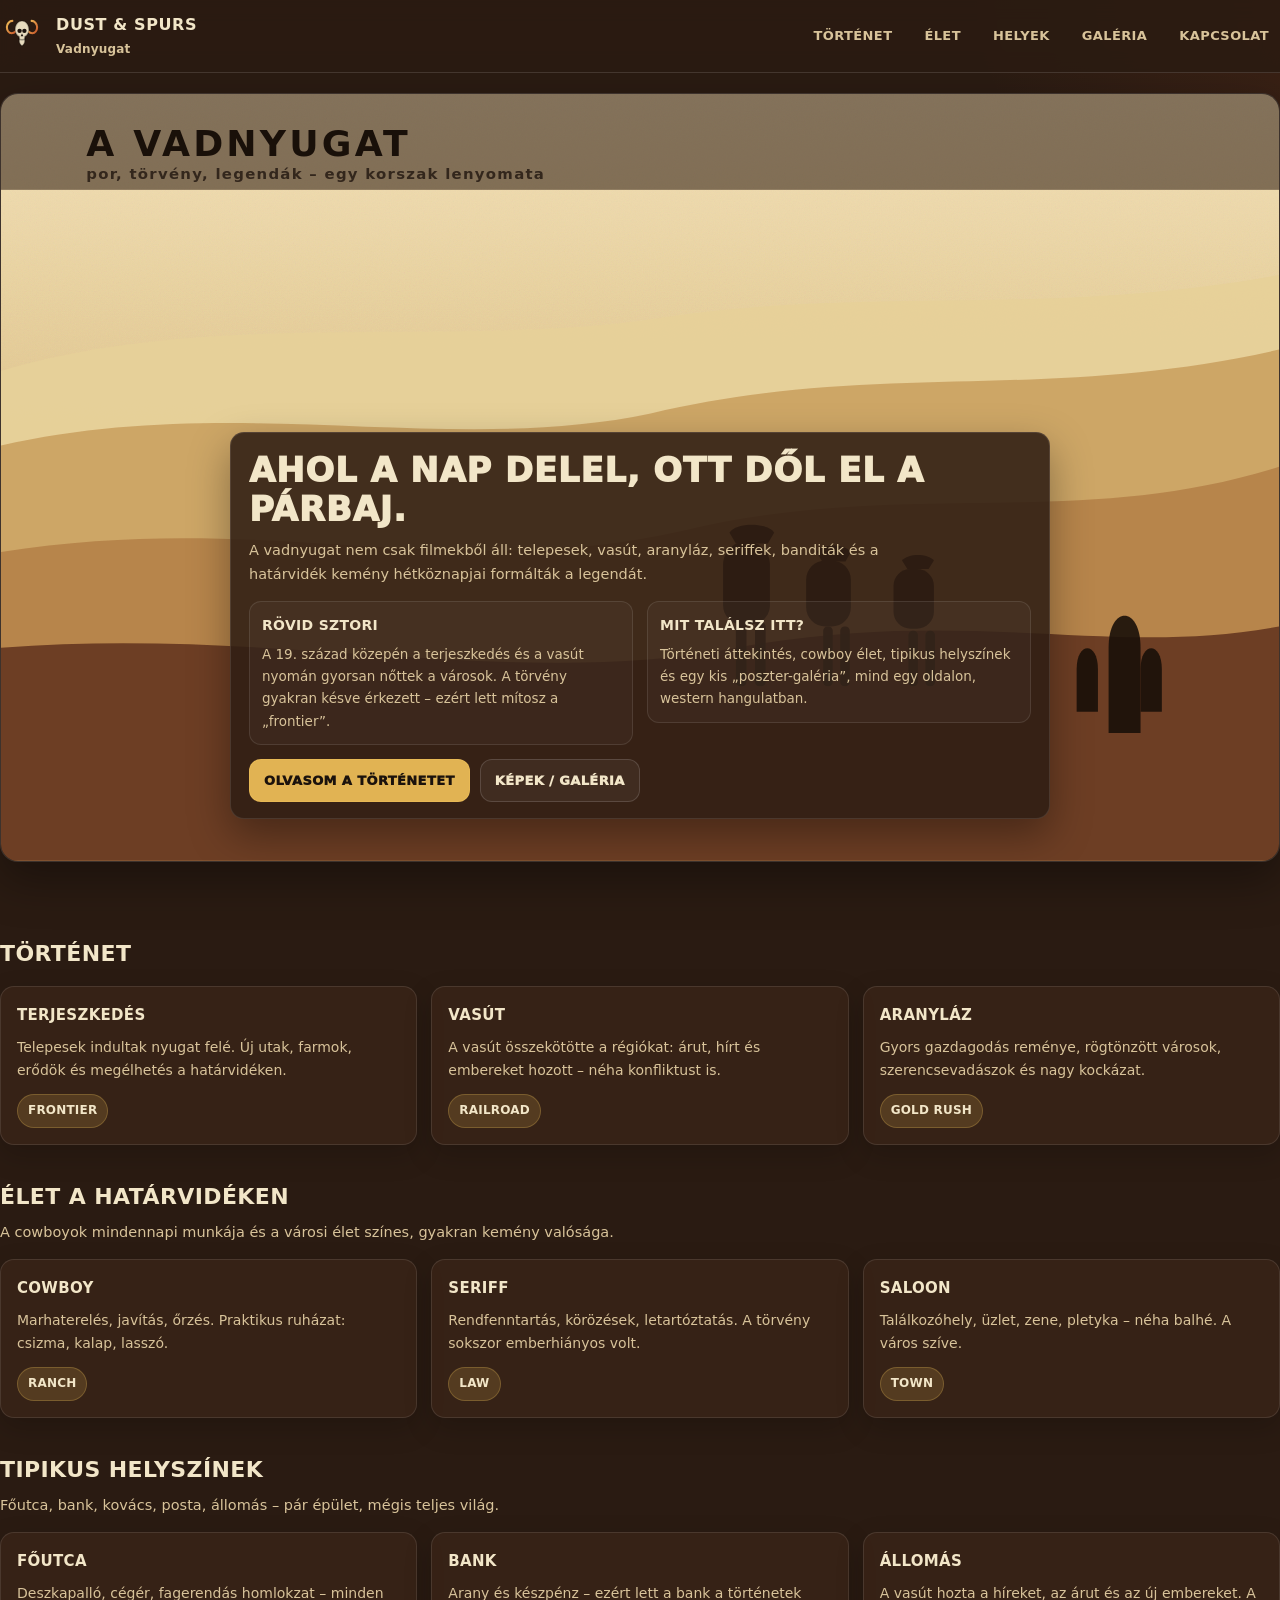
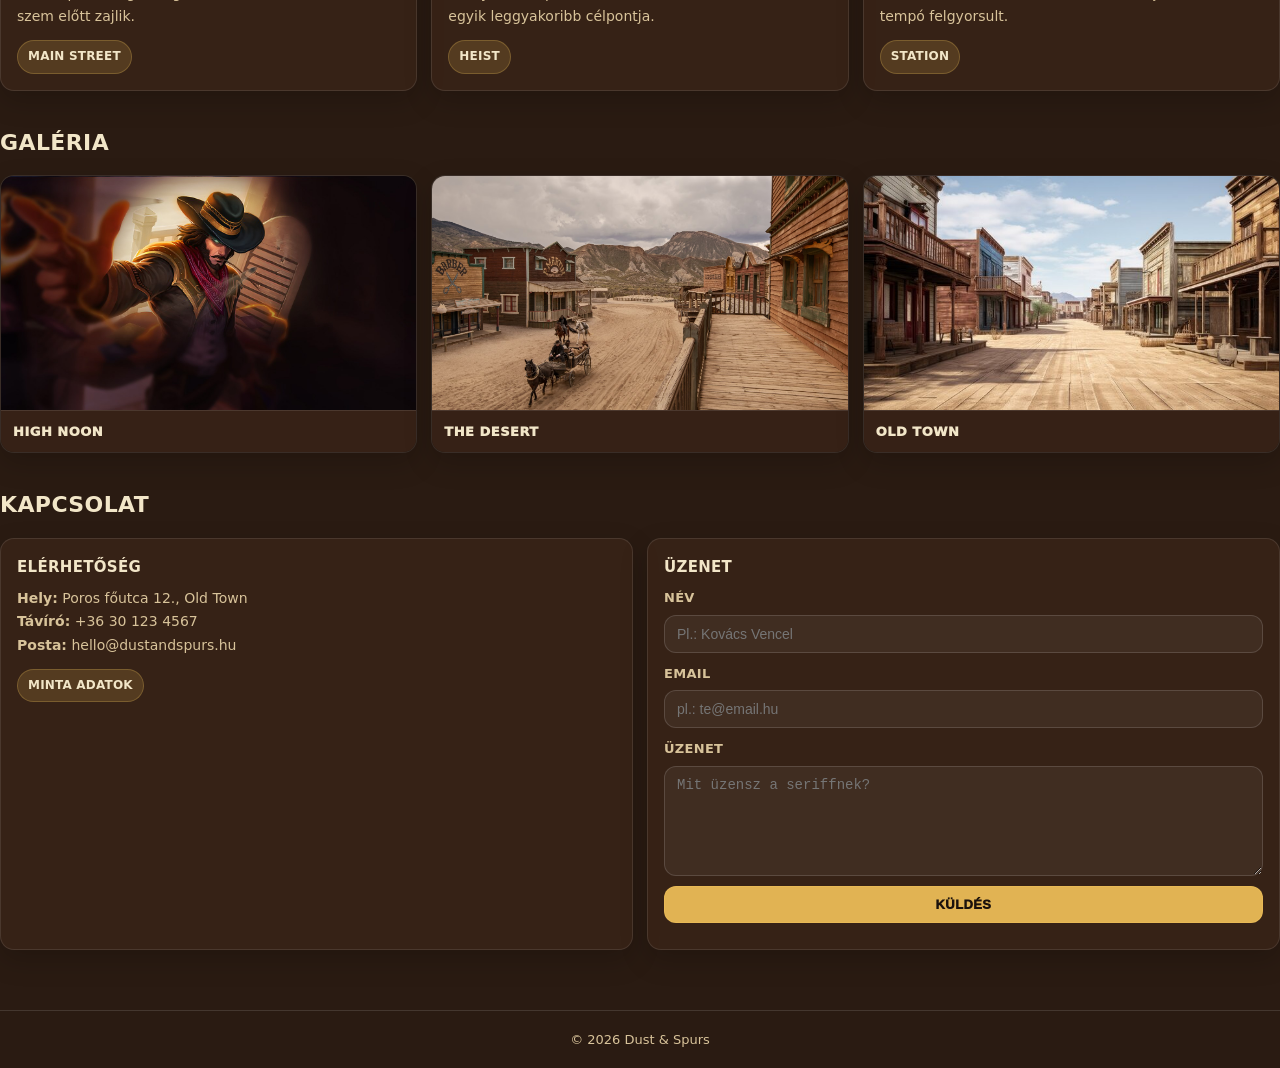
<file: 02.23/FORRÁS/index.html>
<!doctype html>
<html lang="hu">
<head>
  <meta charset="UTF-8">
  <meta name="viewport" content="width=device-width, initial-scale=1.0" />
  <title>Dust & Spurs </title>
  <link rel="stylesheet" href="styles.css">
</head>

<body>
  <!-- NAV -->
  <div class="topbar">
    <div class="container">
      <nav class="nav" aria-label="Fő navigáció">
        <a class="brand" href="#home" data-link>
          <!-- Logo: marhakoponya-->
          <svg class="brand-mark" viewBox="0 0 64 64" aria-hidden="true">
            <defs>
              <linearGradient id="g" x1="0" y1="0" x2="1" y2="1">
                <stop offset="0" stop-color="#f0c15a"/>
                <stop offset="1" stop-color="#c9562a"/>
              </linearGradient>
            </defs>
            <path d="M18 10c-4 0-8 4-8 9 0 5 3 9 7 9 2 0 4-1 6-3" fill="none" stroke="url(#g)" stroke-width="3" stroke-linecap="round"/>
            <path d="M46 10c4 0 8 4 8 9 0 5-3 9-7 9-2 0-4-1-6-3" fill="none" stroke="url(#g)" stroke-width="3" stroke-linecap="round"/>
            <path d="M22 22c0-7 5-12 10-12s10 5 10 12c0 6-3 9-6 11v7c0 3-3 6-4 6s-4-3-4-6v-7c-3-2-6-5-6-11z"
                  fill="rgba(242,230,200,.95)" stroke="rgba(0,0,0,.25)" stroke-width="2"/>
            <circle cx="28.5" cy="24.5" r="3.2" fill="#1b120c"/>
            <circle cx="35.5" cy="24.5" r="3.2" fill="#1b120c"/>
            <path d="M32 28.5l-2 4h4z" fill="#1b120c"/>
            <path d="M27 36c2 2 8 2 10 0" fill="none" stroke="rgba(0,0,0,.35)" stroke-width="2" stroke-linecap="round"/>
          </svg>

          <div class="brand-text">
            <div class="brand-name">Dust & Spurs</div>
            <div class="brand-sub">Vadnyugat</div>
          </div>
        </a>

        <div class="menu">
          <a href="#tortenet" data-link class="active">Történet</a>
          <a href="#elet" data-link>Élet</a>
          <a href="#helyek" data-link>Helyek</a>
          <a href="#galeria" data-link>Galéria</a>
          <a href="#kapcsolat" data-link>Kapcsolat</a>
        </div>
      </nav>
    </div>
  </div>


  <header id="home">
    <div class="container">
      <div class="poster">
        <!--  háttér -->
        <svg class="poster-bg" viewBox="0 0 1200 720" role="img" aria-label="háttér">
          <defs>
            <filter id="grain">
              <feTurbulence type="fractalNoise" baseFrequency="0.9" numOctaves="2" stitchTiles="stitch"/>
              <feColorMatrix type="matrix" values="
                1 0 0 0 0
                0 1 0 0 0
                0 0 1 0 0
                0 0 0 0.10 0"/>
            </filter>
            <linearGradient id="sky" x1="0" y1="0" x2="0" y2="1">
              <stop offset="0" stop-color="#f1dfb9"/>
              <stop offset="0.55" stop-color="#d9bf86"/>
              <stop offset="1" stop-color="#caa56a"/>
            </linearGradient>
          </defs>

          <rect width="1200" height="720" fill="url(#sky)"/>
          <rect width="1200" height="720" filter="url(#grain)" opacity="0.7"/>

          <path d="M0 260 C200 200, 430 240, 620 210 C820 180, 980 210, 1200 170 L1200 720 L0 720 Z"
                fill="#e4cf9b" opacity="0.95"/>
          <path d="M0 330 C220 280, 420 340, 610 300 C820 250, 980 290, 1200 240 L1200 720 L0 720 Z"
                fill="#caa56a" opacity="0.98"/>
          <path d="M0 430 C250 390, 420 460, 640 410 C850 360, 1010 410, 1200 350 L1200 720 L0 720 Z"
                fill="#b4854f" opacity="0.98"/>
          <path d="M0 520 C260 500, 480 560, 690 520 C910 480, 1040 530, 1200 500 L1200 720 L0 720 Z"
                fill="#6b3f26" opacity="0.98"/>

          <g fill="#1b120c" opacity="0.95">
            <path d="M700 420c12 0 22 10 22 22v38c0 10-8 18-18 18h-8c-10 0-18-8-18-18v-38c0-12 10-22 22-22z"/>
            <path d="M684 412c6-10 36-10 42 0l-6 10h-30z"/>
            <rect x="690" y="496" width="10" height="60" rx="4"/>
            <rect x="708" y="496" width="10" height="60" rx="4"/>

            <path d="M780 438c10 0 18 8 18 18v26c0 10-8 18-18 18h-6c-10 0-18-8-18-18v-26c0-10 8-18 18-18z"/>
            <path d="M766 430c5-8 26-8 32 0l-5 9h-22z"/>
            <rect x="772" y="500" width="9" height="56" rx="4"/>
            <rect x="788" y="500" width="9" height="56" rx="4"/>

            <path d="M860 446c9 0 16 7 16 16v24c0 9-7 16-16 16h-6c-9 0-16-7-16-16v-24c0-9 7-16 16-16z"/>
            <path d="M846 438c5-7 25-7 30 0l-5 8h-20z"/>
            <rect x="852" y="504" width="9" height="52" rx="4"/>
            <rect x="868" y="504" width="9" height="52" rx="4"/>
          </g>

          <g fill="#1b120c" opacity="0.9">
            <path d="M1040 520c0-40 30-40 30 0v80h-30z"/>
            <path d="M1010 540c0-26 20-26 20 0v40h-20z"/>
            <path d="M1070 540c0-26 20-26 20 0v40h-20z"/>
          </g>

          <g>
            <rect x="0" y="0" width="1200" height="90" fill="rgba(43,27,18,.55)"/>
            <text x="80" y="58" fill="#1b120c" font-size="34" font-weight="900" letter-spacing="3">A VADNYUGAT</text>
            <text x="80" y="80" fill="rgba(27,18,12,.75)" font-size="14" font-weight="700" letter-spacing="1.2">
              por, törvény, legendák – egy korszak lenyomata
            </text>
          </g>
        </svg>

        <div class="hero-panel">
          <div class="hero-title">Ahol a nap delel, ott dől el a párbaj.</div>
          <p class="hero-sub">
            A vadnyugat nem csak filmekből áll: telepesek, vasút, aranyláz, seriffek, banditák és a
            határvidék kemény hétköznapjai formálták a legendát.
          </p>

          <div class="hero-grid">
            <div class="mini-card">
              <h4>Rövid sztori</h4>
              <p>
                A 19. század közepén a terjeszkedés és a vasút nyomán gyorsan nőttek a városok.
                A törvény gyakran késve érkezett – ezért lett mítosz a „frontier”.
              </p>
            </div>
            <div class="mini-card">
              <h4>Mit találsz itt?</h4>
              <p>
                Történeti áttekintés, cowboy élet, tipikus helyszínek és egy kis „poszter-galéria”,
                mind egy oldalon, western hangulatban.
              </p>
            </div>
          </div>

          <div class="cta">
            <a class="btn primary" href="#tortenet" data-link>Olvasom a történetet</a>
            <a class="btn" href="#galeria" data-link>Képek / galéria</a>
          </div>
        </div>

      </div>
    </div>
  </header>

  <main class="container">
    <section id="tortenet">
      <div class="section-head">
        <h2>Történet</h2>
        
      </div>

      <div class="grid">
        <div class="card">
          <h3>Terjeszkedés</h3>
          <p>Telepesek indultak nyugat felé. Új utak, farmok, erődök és megélhetés a határvidéken.</p>
          <span class="tag">Frontier</span>
        </div>
        <div class="card">
          <h3>Vasút</h3>
          <p>A vasút összekötötte a régiókat: árut, hírt és embereket hozott – néha konfliktust is.</p>
         
          <span class="tag">Railroad</span>
        </div>
        <div class="card">
          <h3>Aranyláz</h3>
          <p>Gyors gazdagodás reménye, rögtönzött városok, szerencsevadászok és nagy kockázat.</p>
          
          <span class="tag">Gold Rush</span>
        </div>
      </div>
    </section>

    <section id="elet">
      <div class="section-head">
        <h2>Élet a határvidéken</h2>
        <p>A cowboyok mindennapi munkája és a városi élet színes, gyakran kemény valósága.</p>
      </div>

      <div class="grid">
        <div class="card">
          <h3>Cowboy</h3>
          <p>Marhaterelés, javítás, őrzés. Praktikus ruházat: csizma, kalap, lasszó.</p>
          <span class="tag">Ranch</span>
        </div>
        <div class="card">
          <h3>Seriff</h3>
          <p>Rendfenntartás, körözések, letartóztatás. A törvény sokszor emberhiányos volt.</p>
          <span class="tag">Law</span>
        </div>
        <div class="card">
          <h3>Saloon</h3>
          <p>Találkozóhely, üzlet, zene, pletyka – néha balhé. A város szíve.</p>
          <span class="tag">Town</span>
        </div>
      </div>
    </section>

    <section id="helyek">
      <div class="section-head">
        <h2>Tipikus helyszínek</h2>
        <p>Főutca, bank, kovács, posta, állomás – pár épület, mégis teljes világ.</p>
      </div>

      <div class="grid">
        <div class="card">
          <h3>Főutca</h3>
          <p>Deszkapalló, cégér, fagerendás homlokzat – minden szem előtt zajlik.</p>
          <span class="tag">Main Street</span>
        </div>
        <div class="card">
          <h3>Bank</h3>
          <p>Arany és készpénz – ezért lett a bank a történetek egyik leggyakoribb célpontja.</p>
          <span class="tag">Heist</span>
        </div>
        <div class="card">
          <h3>Állomás</h3>
          <p>A vasút hozta a híreket, az árut és az új embereket. A tempó felgyorsult.</p>
          <span class="tag">Station</span>
        </div>
      </div>
    </section>

  <section id="galeria">
  <div class="section-head">
    <h2>Galéria</h2>
  </div>

  <div class="gallery">
   
    <figure class="gallery-item">
      <img src="kepek/tf.jpg" alt="High Noon – vadnyugati jelenet">
      <figcaption>HIGH NOON</figcaption>
    </figure>


    <figure class="gallery-item">
      <img src="kepek/sivatag.avif" alt="The Desert – sivatagi táj">
      <figcaption>THE DESERT</figcaption>
    </figure>

    
    <figure class="gallery-item">
      <img src="kepek/város.jpg" alt="Old Town – vadnyugati város">
      <figcaption>OLD TOWN</figcaption>
    </figure>
  </div>
</section>


    <section id="kapcsolat">
      <div class="section-head">
        <h2>Kapcsolat</h2>
      </div>

      <div class="two-col">
        <div class="card">
          <h3>Elérhetőség</h3>
          <p><strong>Hely:</strong> Poros főutca 12., Old Town</p>
          <p><strong>Távíró:</strong> +36 30 123 4567</p>
          <p><strong>Posta:</strong> hello@dustandspurs.hu</p>
          <span class="tag">Minta adatok</span>
        </div>

        <div class="card">
          <h3>Üzenet</h3>
          <form id="contactForm">
            <label>
              Név
              <input name="name" required placeholder="Pl.: Kovács Vencel" />
            </label>
            <label>
              Email
              <input name="email" type="email" required placeholder="pl.: te@email.hu" />
            </label>
            <label>
              Üzenet
              <textarea name="message" required placeholder="Mit üzensz a seriffnek?"></textarea>
            </label>
            <button class="btn primary" type="submit">Küldés</button>
            <div id="formMsg" class="formMsg"></div>
          </form>
        </div>
      </div>
    </section>
  </main>

  <footer>
    <div class="container">© <span id="year"></span> Dust & Spurs </div>
    <script src="app.js"></script>
  </footer>

 
</body>
</html>
</file>
<file: 04.15/styles.css>
body {
    background-repeat: no-repeat;
    background-size: 100% 100%;
    background-attachment: fixed;
   
}

#tartalom {
  
}

h1 {
    text-align: center;
    font-variant: small-caps;
}

p {
    text-align: justify;
    text-indent: 1.25rem;
}

figure {
    width: 100%;
    margin: 0;
   
}

figcaption {
    text-align: center;
    font-style: italic;
}

figure img {
    width: 100%;
}

h2 {
    border-bottom: solid thick gray;
}

table {
    border-collapse: collapse;
}

th, td {
    border: solid thin black;
    padding: 0.5rem;
    background-color: rgba(255, 255, 255, 50%);
}

tr td:nth-child(1) {
    width: 75%;
}

tr td:nth-child(2){
    width: 25%;
}

th[colspan="2"]{
    background-color: blue;
    color: silver;
    font-size: 1.75rem;
}

/* Innentol csinaltam en */
* {
    font-family: 'Calibri',sans-serif;
}
p{
    font-size: 12pts;
}
body{
    background: url(hatter.jpg);
}
#tartalom{
    margin-top: 6rem;
    margin-right: 6rem;
    margin-left: 6rem;
    margin-bottom: 6rem;
    border: double 0.75rem blue;
    background: rgba(255, 255, 255, 0.5);
}
figure{
    text-align: right;
}
</file>
<file: 02.23/FORRÁS/styles.css>
:root{
  --bg:#2a1b12;
  --panel:#3a2418;
  --paper:#f2e6c8;
  --ink:#1b120c;
  --muted:#d8c39a;
  --accent:#f0c15a;
  --accent2:#c9562a;
  --line:rgba(255,255,255,.12);
  --shadow: 0 18px 45px rgba(0,0,0,.35);
}

*{ box-sizing:border-box; }
html{ scroll-behavior:smooth; }

body{
  margin: 0;  
  font-family: system-ui, -apple-system, Segoe UI, Roboto, Arial, sans-serif;
  color: var(--paper);
  background: radial-gradient(900px 550px at 20% -20%, rgba(240,193,90,.18), transparent 60%),
              radial-gradient(800px 520px at 110% 0%, rgba(201,86,42,.14), transparent 55%),
              var(--bg);
  line-height:1.65;
}

.container{
  min-width: 1120px,92vw;
  margin: 0 auto;
}


.topbar{
  position: sticky;
  top:0;
  z-index:50;
  background: rgba(42,27,18,.86);
  backdrop-filter: blur(10px);
  border-bottom: 1px solid var(--line);
}

.nav{
  display: flex;
  align-items:center;
  justify-content:space-between;
  gap:16px;
  padding: 12px 0;
}

.brand{
  display:flex;
  align-items:center;
  gap:12px;
  text-decoration:none;
  color:var(--paper);
  font-weight:900;
  letter-spacing:.6px;
  text-transform:uppercase;
  white-space:nowrap;
}

.brand-mark{ width:44px; height:44px; display:block; }

.brand-text{ display:flex; flex-direction:column; gap:2px; }
.brand-name{ font-size: 16px; }
.brand-sub{
  color:var(--muted);
  font-weight:700;
  letter-spacing:.2px;
  text-transform:none;
  font-size:12px;
}

.menu{
  display:flex;
  flex-wrap:wrap;
  gap:10px;
  justify-content:flex-end;
}
.menu a{
  color: var(--muted);
  text-decoration:none;
  font-weight:900;
  letter-spacing:.4px;
  text-transform:uppercase;
  font-size:13px;
  padding:8px 10px;
  border-radius:10px;
  border:1px solid transparent;
}
.menu a:hover{
  color:var(--paper);
  background: rgba(255,255,255,.04);
  border-color: var(--line);
}
.menu a.active{
  color: var(--ink);
  background: rgba(240,193,90,.92);
  border-color: rgba(240,193,90,.45);
}


header{ padding: 20px 0 30px; }

.poster{
  position:relative;
  overflow:hidden;
  border-radius: 18px;
  border: 1px solid var(--line);
  box-shadow: var(--shadow);
  background: #22160f;
}

.poster-bg{
  width:100%;
  height:auto;
  display:block;
  filter: saturate(1.05) contrast(1.02);
}

.hero-panel{
  position:absolute;
  left: 50%;
  transform: translateX(-50%);
  top: 44%;
  width: min(820px, 92%);
  background: rgba(47,30,20,.88);
  border: 1px solid rgba(255,255,255,.10);
  border-radius: 14px;
  padding: 18px 18px 16px;
  box-shadow: 0 16px 40px rgba(0,0,0,.35);
}

.hero-title{
  margin:0 0 10px;
  font-weight:1000;
  letter-spacing:.8px;
  text-transform:uppercase;
  line-height:1.15;
  font-size: clamp(22px, 3.2vw, 34px);
}

.hero-sub{
  margin:0 0 14px;
  color: var(--muted);
  max-width: 70ch;
  font-size: 14.5px;
}

.hero-grid{
  display:grid;
  grid-template-columns: 1fr 1fr;
  gap:14px;
  align-items:start;
}

.mini-card{
  background: rgba(255,255,255,.03);
  border: 1px solid rgba(255,255,255,.10);
  border-radius: 12px;
  padding: 12px;
}

.mini-card h4{
  margin:0 0 6px;
  font-size: 14px;
  letter-spacing:.3px;
  text-transform:uppercase;
}

.mini-card p{
  margin:0;
  color: var(--muted);
  font-size: 13.5px;
}

.cta{
  display:flex;
  flex-wrap:wrap;
  gap:10px;
  margin-top: 14px;
}

.btn{
  display:inline-flex;
  align-items:center;
  justify-content:center;
  gap:10px;
  padding: 10px 14px;
  border-radius: 12px;
  border: 1px solid rgba(255,255,255,.14);
  background: rgba(255,255,255,.05);
  color: var(--paper);
  font-weight:1000;
  letter-spacing:.4px;
  text-transform:uppercase;
  font-size: 13px;
  text-decoration:none;
  cursor:pointer;
}
.btn.primary{
  background: rgba(240,193,90,.92);
  color: var(--ink);
  border-color: rgba(240,193,90,.45);
}
.btn:hover{ filter: brightness(1.04); }


main{ padding: 10px 0 60px; }

section{
  scroll-margin-top: 90px;
  margin-top: 34px;
}

.section-head{
  display:flex;
  flex-direction:column;
  gap:6px;
  margin-bottom: 14px;
}
.section-head h2{
  margin:0;
  font-size: 22px;
  letter-spacing:.4px;
  text-transform:uppercase;
}
.section-head p{
  margin:0;
  color: var(--muted);
  max-width: 80ch;
  font-size: 14.5px;
}

.grid{
  display:grid;
  grid-template-columns: repeat(3, 1fr);
  gap: 14px;
}

.card{
  background: rgba(58,36,24,.78);
  border: 1px solid rgba(255,255,255,.10);
  border-radius: 14px;
  padding: 16px;
  box-shadow: 0 10px 28px rgba(0,0,0,.18);
}
.card h3{
  margin:0 0 8px;
  font-size: 15px;
  letter-spacing:.3px;
  text-transform:uppercase;
}
.card p{
  margin:0;
  color: var(--muted);
  font-size: 14px;
}

.tag{
  display:inline-block;
  margin-top: 12px;
  padding: 6px 10px;
  border-radius: 999px;
  background: rgba(240,193,90,.16);
  border: 1px solid rgba(240,193,90,.25);
  color: var(--paper);
  font-weight:900;
  letter-spacing:.2px;
  font-size: 12px;
  text-transform:uppercase;
}

/* ===== Galéria ===== */

.gallery{
  display: grid;
  grid-template-columns: repeat(3, 1fr);
  gap: 14px;
}

.gallery-item{
  margin:0;
  border-radius: 14px;
  overflow:hidden;
  border:1px solid rgba(255,255,255,.10);
  background: rgba(0,0,0,.18);
  box-shadow: 0 10px 28px rgba(0,0,0,.18);
}

/* Fix arány: 16:9, minden kártya ugyanakkora */
.gallery-item img{
  width:100%;
  aspect-ratio: 16 / 9;
  object-fit: cover;      /* kitölti, nem torzít */
  object-position: center;/* középre vág */
  display:block;
}

/* Felirat */
.gallery-item figcaption{
  padding: 10px 12px;
  background-color: rgba(58, 36, 24, 0.85);
  border-top: 1px solid rgba(255,255,255,.10);
  font-weight: 1000;
  letter-spacing: .5px;
  text-transform: uppercase;
  font-size: 13px;
  color: var(--paper);
}

/* Mobilon egymás alá helyezés */
@media (max-width: 980px){
  .gallery{ grid-template-columns: 1fr; }
}

/* ===== Kapcsolat ===== */
.two-col{
  display:grid;
  grid-template-columns: 1fr 1fr;
  gap: 14px;
}

form{ display:grid; gap:10px; }
label{
  display:grid;
  gap:6px;
  color: var(--muted);
  font-size: 13px;
  font-weight:800;
  text-transform:uppercase;
  letter-spacing:.3px;
}
input, textarea{
  padding: 10px 12px;
  border-radius: 12px;
  border: 1px solid rgba(255,255,255,.14);
  background: rgba(255,255,255,.05);
  color: var(--paper);
  outline:none;
  font-size: 14px;
}
textarea{ min-height: 110px; resize: vertical; }
input:focus, textarea:focus{
  border-color: rgba(240,193,90,.45);
  box-shadow: 0 0 0 3px rgba(240,193,90,.12);
}

.formMsg{
  color:var(--muted);
  font-weight:800;
  text-transform:uppercase;
  letter-spacing:.3px;
  font-size:12px;
}

/* ===== Footer ===== */
footer{
  border-top: 1px solid var(--line);
  color: var(--muted);
  text-align:center;
  padding: 18px 0;
  font-size: 13px;
}

/* ===== Responzivitás ===== */
@media (max-width: 980px){
  .hero-panel{ top: 40%; }
  .hero-grid{ grid-template-columns: 1fr; }
  .grid{ grid-template-columns: 1fr; }
  .gallery{ grid-template-columns: 1fr; }
  .two-col{ grid-template-columns: 1fr; }
}
</file>
<file: 03.02/style.css>
@import url("https://cdn.jsdelivr.net/npm/bootstrap@5.3.8/dist/css/bootstrap.min.css");
html{
    scroll-behavior: smooth;
}
img {
    width: 600px;
}
body{
    text-align: center;
    margin: auto;
    display: block;
    font-family: 'Arial', serif;
    background-color: gray;
}
.feher{
    background-color: #D62828;
    color: #3B2F2F;
}
.fekete{
    background-color: #003049;
    color: #F5E6C8;
}
nav{
    background-color: #003049;
    color: #F5E6C8;
    padding-top: 50px;
    padding-bottom: 50px;
    font-size: 25px;
}
a{
    font-style: normal;
    text-decoration: none;
    transition: background-color 0.5s,color 0.5s,border-radius 0.5s;
    color: #F5E6C8;
    border-radius: 0px;
    padding-left: 10px;
    padding-right: 10px;
}
a:hover{
    background-color: #D62828;
    color: #3B2F2F;
    transition: background-color 0.5s,color 0.5s,border-radius 0.5s;
    border-radius: 20px; 
    padding-left: 10px;
    padding-right: 10px;
}
div{
    border-radius: 50px;
    margin-left: 20%;
    margin-right: 20%;
    padding-bottom: 10px;
    margin-bottom: 15px;
    margin-top: 15px;
}
img{
    border-radius: 20px;
}
div img {
    max-width: 90%;
    height: auto;
    display: block;
    margin: auto;
}
.feher > a{
    transition: background-color 0.5s,color 0.5s;
    color: gray;
    border-radius: 10px;
}
.feher > a:hover{
    transition: background-color 0.5s,color 0.5s;
    color: white;
    background-color: #003049;
    border-radius: 10px;
}
ul,li{
    list-style-position: inside;
}
</file>
<file: 03.09/style.css>
@import url("https://cdn.jsdelivr.net/npm/bootstrap@5.3.8/dist/css/bootstrap.min.css");
html{
    scroll-behavior: smooth;
}
img {
    width: 600px;
}
body{
    text-align: center;
    margin: auto;
    display: block;
    font-family: 'Verdana', sans-serif;
    background-color: #1F2910;
    list-style-position: inside;
}
.feher{
    background-color: #2E7D32;
    color: #1F2937;
}
.fekete{
    background-color: #1F2937;
    color: #2E7D32;
}
nav{
    background-color: #1F2937;
    color: #2E7D32;
    padding-top: 50px;
    padding-bottom: 50px;
    font-size: 25px;
}
a{
    font-style: normal;
    text-decoration: none;
    transition: background-color 0.5s,color 0.5s,border-radius 0.5s;
    color: #2E7D32;
    border-radius: 0px;
    padding-left: 10px;
    padding-right: 10px;
}
a:hover{
    background-color: #2E7D32;
    color: #1F2937;
    transition: background-color 0.5s,color 0.5s,border-radius 0.5s;
    border-radius: 20px; 
    padding-left: 10px;
    padding-right: 10px;
}
div{
    border-radius: 50px;
    margin-left: 20%;
    margin-right: 20%;
    padding-bottom: 10px;
    margin-bottom: 15px;
    margin-top: 15px;
}
img{
    border-radius: 20px;
}
div img {
    max-width: 90%;
    height: auto;
    display: block;
    margin: auto;
}
.feher > a{
    transition: background-color 0.5s,color 0.5s;
    color: gray;
    border-radius: 10px;
}
.feher > a:hover{
    transition: background-color 0.5s,color 0.5s;
    color: white;
    background-color: #1F2937;
    border-radius: 10px;
}
</file>
<file: 03.10/style.css>
@import url("https://cdn.jsdelivr.net/npm/bootstrap@5.3.8/dist/css/bootstrap.min.css");
html,body{
    scroll-behavior: smooth;
}
/* Ide raktam a v�ltozokat, ha itt valami szint valtoztatsz egybol frissul a weboldal. *vencel like emote* */
:root{
    --szin1:#4CAF50;
    --szin2:#d3d3d3;
    --szin3:#03A9F4;
    --szin4:#FFFFFF;
    --hatter: gray;
    --footerhatter: white;
    --nav1:linear-gradient(90deg, rgba(42, 123, 155, 1) 0%, rgba(87, 199, 133, 1) 50%, rgba(237, 221, 83, 1) 100%);
    --nav2:#2A7B9B;
}
body{
    background-color: var(--hatter);
    text-align: center;
    margin: auto;
}
div,main {
    border-radius: 50px;
    min-width: 500px;
    margin: auto;
    padding-left: 50px;
    padding-right: 50px;
    width: 1000px;
}
main{
    width: 1400px;
    border-radius: 25px 75px 25px 75px;
}
.szin1{
    background-color: var(--szin1);
    color: var(--szin2);
    border-radius: 25px 75px 25px 75px;
}
.szin2{
    background-color: var(--szin3);
    color: var(--szin4);
    border-radius: 75px 25px 75px 25px;
}
ul,li{
    list-style-position: inside;
}
nav{
    padding-bottom: 25px;
    padding-top: 25px;
    margin-bottom: 25px;
    background: var(--nav2);
    background: var(--nav1);
}
.btn{
    transition: background-color 0.5s,color 0.5s;
    border-radius: 50px;
}
.btn:hover{
    background-color: var(--szin1);
    color:var(--szin3)
}
.footer{
    background-color: var(--footerhatter);
    position:static;
    margin-bottom: -15px;
}
.galeria{
    display: grid;
    grid-template-columns: repeat(4, 200px);
    padding-bottom: 25px;
    gap: 10px;
}
.galeria img{
    width: 100%;
    border-radius: 25px;
}
</file>
<file: 04.13_Web/style.css>
@import url("https://cdn.jsdelivr.net/npm/bootstrap@5.3.8/dist/css/bootstrap.min.css");
html{
    scroll-behavior: smooth;
}
img {
    width: 600px;
}
body{
    text-align: center;
    margin: auto;
    display: block;
    font-family: 'Roboto', sans-serif;
    background-color: #222222;
}
.feher{
    background-color: #00AEEF;
    color: #B3B3B3;
}
.fekete{
    background-color: #6e5483;
    color: #808080;
}
nav{
    background-color: #6e5483;
    color: #808080;
    padding-top: 50px;
    padding-bottom: 50px;
    font-size: 25px;
}
a{
    font-style: normal;
    text-decoration: none;
    transition: background-color 0.5s,color 0.5s,border-radius 0.5s;
    color: #0077B6;
    border-radius: 0px;
    padding-left: 10px;
    padding-right: 10px;
}
a:hover{
    background-color: #00AEEF;
    color: #3B2F2F;
    transition: background-color 0.5s,color 0.5s,border-radius 0.5s;
    border-radius: 20px; 
    padding-left: 10px;
    padding-right: 10px;
}
div{
    border-radius: 50px;
    margin-left: 20%;
    margin-right: 20%;
    padding-bottom: 10px;
    margin-bottom: 15px;
    margin-top: 15px;
}
img{
    border-radius: 20px;
}
div img {
    max-width: 90%;
    height: auto;
    display: block;
    margin: auto;
}
.feher > a{
    transition: background-color 0.5s,color 0.5s;
    color: gray;
    border-radius: 10px;
}
.feher > a:hover{
    transition: background-color 0.5s,color 0.5s;
    color: rgb(41, 26, 26);
    background-color: #FFFFFF;
    border-radius: 10px;
}
</file>
